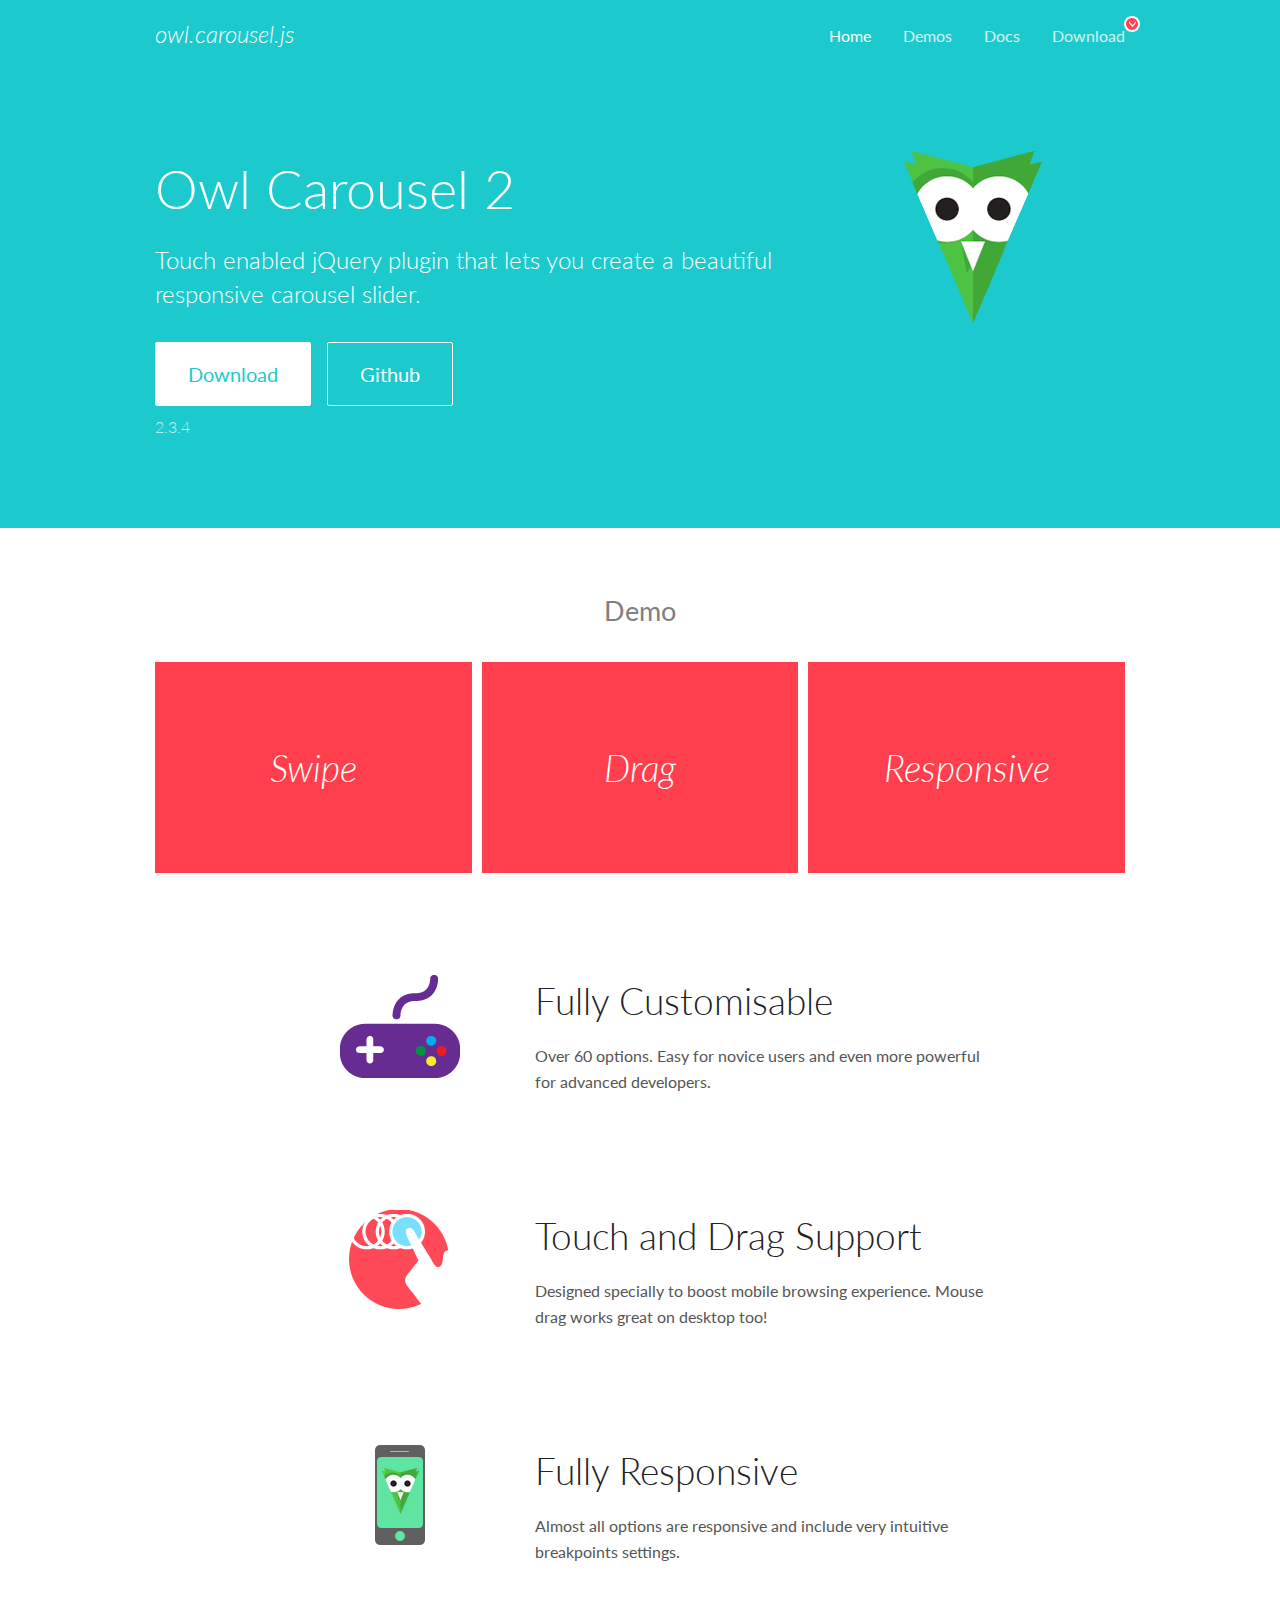
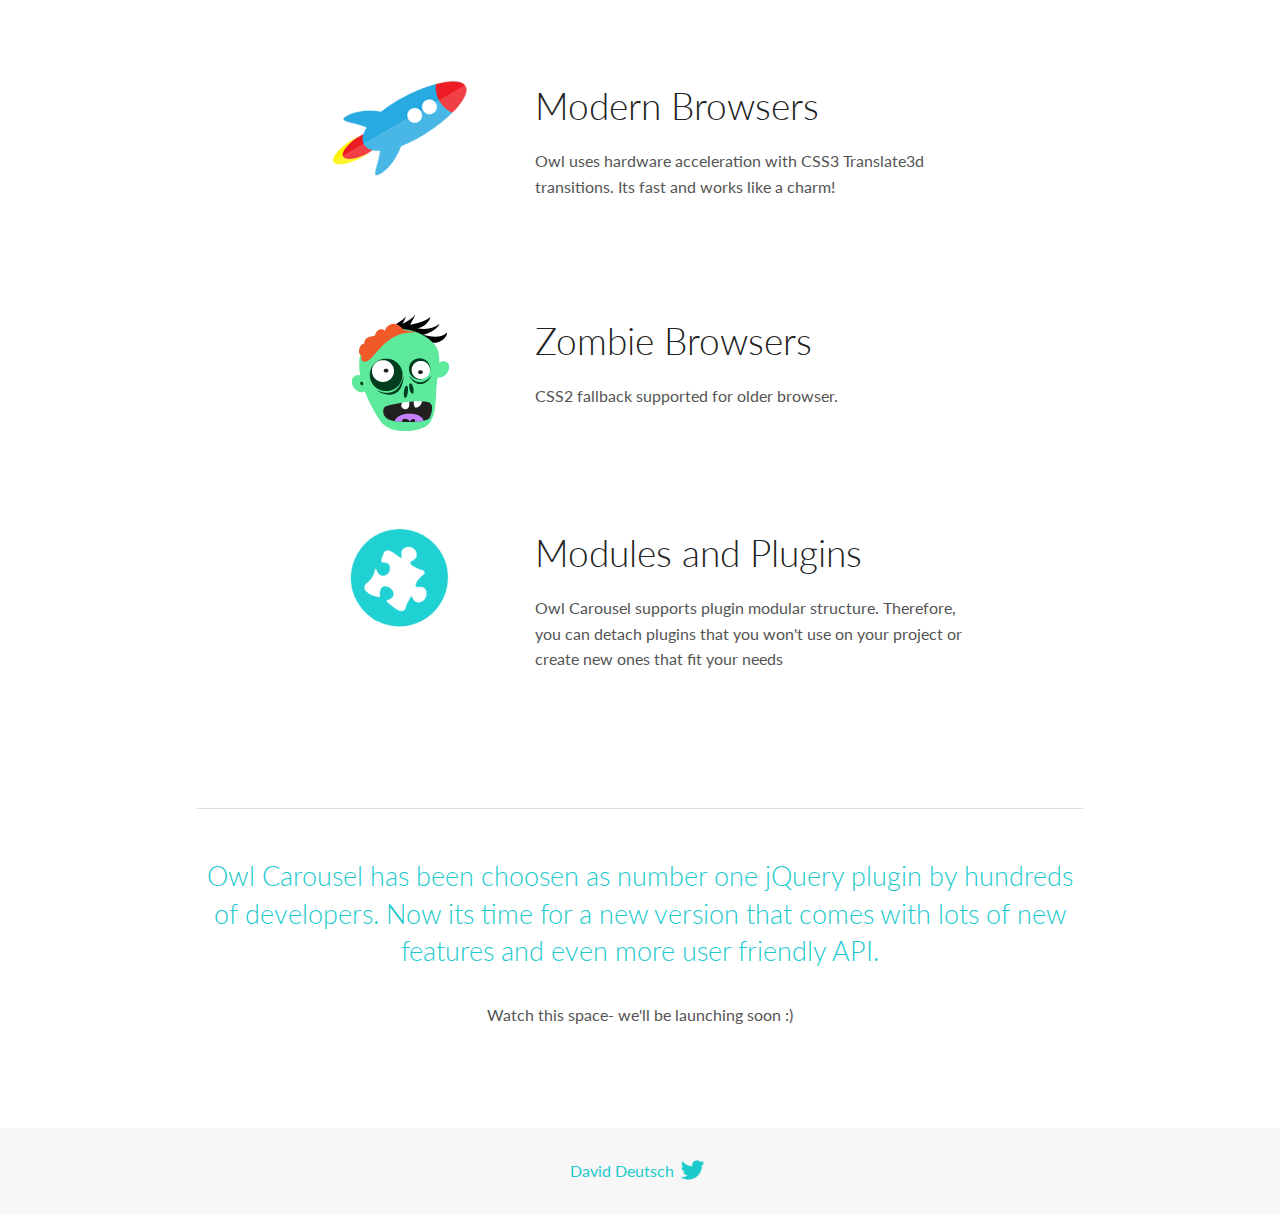
<file: lib/owlcarousel/docs/index.html>
<!DOCTYPE html>
<html lang="en">
  <head>

    <!-- head -->
    <meta charset="utf-8">
    <meta name="msapplication-tap-highlight" content="no" />
    <meta name="viewport" content="width=device-width, initial-scale=1.0" />
    <meta name="description" content="Touch enabled jQuery plugin that lets you create beautiful responsive carousel slider.">
    <meta name="author" content="David Deutsch">
    <title>
      Home | Owl Carousel | 2.3.4
    </title>

    <!-- Stylesheets -->
    <link href='https://fonts.googleapis.com/css?family=Lato:300,400,700,400italic,300italic' rel='stylesheet' type='text/css'>
    <link rel="stylesheet" href="assets/css/docs.theme.min.css">

    <!-- Owl Stylesheets -->
    <link rel="stylesheet" href="assets/owlcarousel/assets/owl.carousel.min.css">
    <link rel="stylesheet" href="assets/owlcarousel/assets/owl.theme.default.min.css">

    <!-- HTML5 shim and Respond.js IE8 support of HTML5 elements and media queries -->

    <!--[if lt IE 9]>
      <script src="https://oss.maxcdn.com/libs/html5shiv/3.7.0/html5shiv.js"></script>
      <script src="https://oss.maxcdn.com/libs/respond.js/1.3.0/respond.min.js"></script>
    <![endif]-->

    <!-- Favicons -->
    <link rel="apple-touch-icon-precomposed" sizes="144x144" href="assets/ico/apple-touch-icon-144-precomposed.png">
    <link rel="shortcut icon" href="assets/ico/favicon.png">
    <link rel="shortcut icon" href="favicon.ico">

    <!-- Yeah i know js should not be in header. Its required for demos.-->

    <!-- javascript -->
    <script src="assets/vendors/jquery.min.js"></script>
    <script src="assets/owlcarousel/owl.carousel.js"></script>
  </head>
  <body>

    <!-- header -->
    <header class="header">
      <div class="row">
        <div class="large-12 columns">
          <div class="brand left">
            <h3>
              <a href="/OwlCarousel2/">owl.carousel.js</a> 
            </h3>
          </div>
          <a id="toggle-nav" class="right">
            <span></span> <span></span> <span></span> 
          </a> 
          <div class="nav-bar">
            <ul class="clearfix">
              <li class="active">
                <a href="/OwlCarousel2/index.html">Home</a> 
              </li>
              <li> <a href="/OwlCarousel2/demos/demos.html">Demos</a>  </li>
              <li> <a href="/OwlCarousel2/docs/started-welcome.html">Docs</a>  </li>
              <li>
                <a href="https://github.com/OwlCarousel2/OwlCarousel2/archive/2.3.4.zip">Download</a> 
                <span class="download"></span> 
              </li>
            </ul>
          </div>
        </div>
      </div>
    </header>

    <!-- home panel -->
    <section id="hero">
      <div class="row">
        <div class="large-8 medium-8 columns">
          <h1>Owl Carousel 2</h1>
          <h4>Touch enabled jQuery plugin that lets you create a beautiful responsive carousel slider.</h4>
          <a href="https://github.com/OwlCarousel2/OwlCarousel2/archive/2.3.4.zip" class="hero-button">Download</a> 
          <a href="https://github.com/OwlCarousel2/OwlCarousel2" class="hero-button outline">Github</a> 
          <p>2.3.4</p>
        </div>
        <div class="large-4 medium-4 columns">
          <img class="owl-logo" src="assets/img/owl-logo.png" alt="mr. Owl">
        </div>
      </div>
    </section>

    <!-- body -->
    <div class="home-demo">
      <div class="row">
        <div class="large-12 columns">
          <h3>Demo</h3>
          <div class="owl-carousel">
            <div class="item">
              <h2>Swipe</h2>
            </div>
            <div class="item">
              <h2>Drag</h2>
            </div>
            <div class="item">
              <h2>Responsive</h2>
            </div>
            <div class="item">
              <h2>CSS3</h2>
            </div>
            <div class="item">
              <h2>Fast</h2>
            </div>
            <div class="item">
              <h2>Easy</h2>
            </div>
            <div class="item">
              <h2>Free</h2>
            </div>
            <div class="item">
              <h2>Upgradable</h2>
            </div>
            <div class="item">
              <h2>Tons of options</h2>
            </div>
            <div class="item">
              <h2>Infinity</h2>
            </div>
            <div class="item">
              <h2>Auto Width</h2>
            </div>
          </div>
        </div>
      </div>
    </div>
    <script>
      var owl = $('.owl-carousel');
      owl.owlCarousel({
        margin: 10,
        loop: true,
        responsive: {
          0: {
            items: 1
          },
          600: {
            items: 2
          },
          1000: {
            items: 3
          }
        }
      })
    </script>

    <!-- features -->
    <div id="features">
      <div class="row">
        <div class="small-12 medium-9 small-centered columns">
          <section class="row feature">
            <div class="medium-4 small-12 columns">
              <img src="assets/img/feature-options.png" alt="">
            </div>
            <div class="medium-8 small-12 columns">
              <h2>Fully Customisable</h2>
              <p>Over 60 options. Easy for novice users and even more powerful for advanced developers.</p>
            </div>
          </section>
          <section class="row feature">
            <div class="medium-4 small-12 columns">
              <img src="assets/img/feature-drag.png" alt="">
            </div>
            <div class="medium-8 small-12 columns">
              <h2>Touch and Drag Support</h2>
              <p>Designed specially to boost mobile browsing experience. Mouse drag works great on desktop too!</p>
            </div>
          </section>
          <section class="row feature">
            <div class="medium-4 small-12 columns">
              <img src="assets/img/feature-responsive.png" alt="">
            </div>
            <div class="medium-8 small-12 columns">
              <h2>Fully Responsive</h2>
              <p>Almost all options are responsive and include very intuitive breakpoints settings.</p>
            </div>
          </section>
          <section class="row feature">
            <div class="medium-4 small-12 columns">
              <img src="assets/img/feature-modern.png" alt="">
            </div>
            <div class="medium-8 small-12 columns">
              <h2>Modern Browsers</h2>
              <p>Owl uses hardware acceleration with CSS3 Translate3d transitions. Its fast and works like a charm! </p>
            </div>
          </section>
          <section class="row feature">
            <div class="medium-4 small-12 columns">
              <img src="assets/img/feature-zombie.png" alt="">
            </div>
            <div class="medium-8 small-12 columns">
              <h2>Zombie Browsers</h2>
              <p>CSS2 fallback supported for older browser.</p>
            </div>
          </section>
          <section class="row feature">
            <div class="medium-4 small-12 columns">
              <img src="assets/img/feature-module.png" alt="">
            </div>
            <div class="medium-8 small-12 columns">
              <h2>Modules and Plugins</h2>
              <p>Owl Carousel supports plugin modular structure. Therefore, you can detach plugins that you won&#x27;t use on your project or create new ones that fit your needs</p>
            </div>
          </section>
        </div>
      </div>
    </div>

    <!-- footer -->
    <section id="teaser-text">
      <div class="row">
        <div class="small-12 medium-11 small-centered columns">
          <hr>
          <h3 id="owl-carousel-has-been-choosen-as-number-one-jquery-plugin-by-hundreds-of-developers-now-its-time-for-a-new-version-that-comes-with-lots-of-new-features-and-even-more-user-friendly-api-">Owl Carousel has been choosen as number one jQuery plugin by hundreds of developers. Now its time for a new version that comes with lots of new features and even more user friendly API.</h3>
          <p>Watch this space- we&#39;ll be launching soon :)</p>
        </div>
      </div>
    </section>

    <!-- footer -->
    <footer class="footer">
      <div class="row">
        <div class="large-12 columns">
          <h5>
            <a href="/OwlCarousel2/docs/support-contact.html">David Deutsch</a> 
            <a id="custom-tweet-button" href="https://twitter.com/share?url=https://github.com/OwlCarousel2/OwlCarousel2&text=Owl Carousel - This is so awesome! " target="_blank"></a> 
          </h5>
        </div>
      </div>
    </footer>

    <!-- vendors -->
    <script src="assets/vendors/highlight.js"></script>
    <script src="assets/js/app.js"></script>
  </body>
</html>
</file>
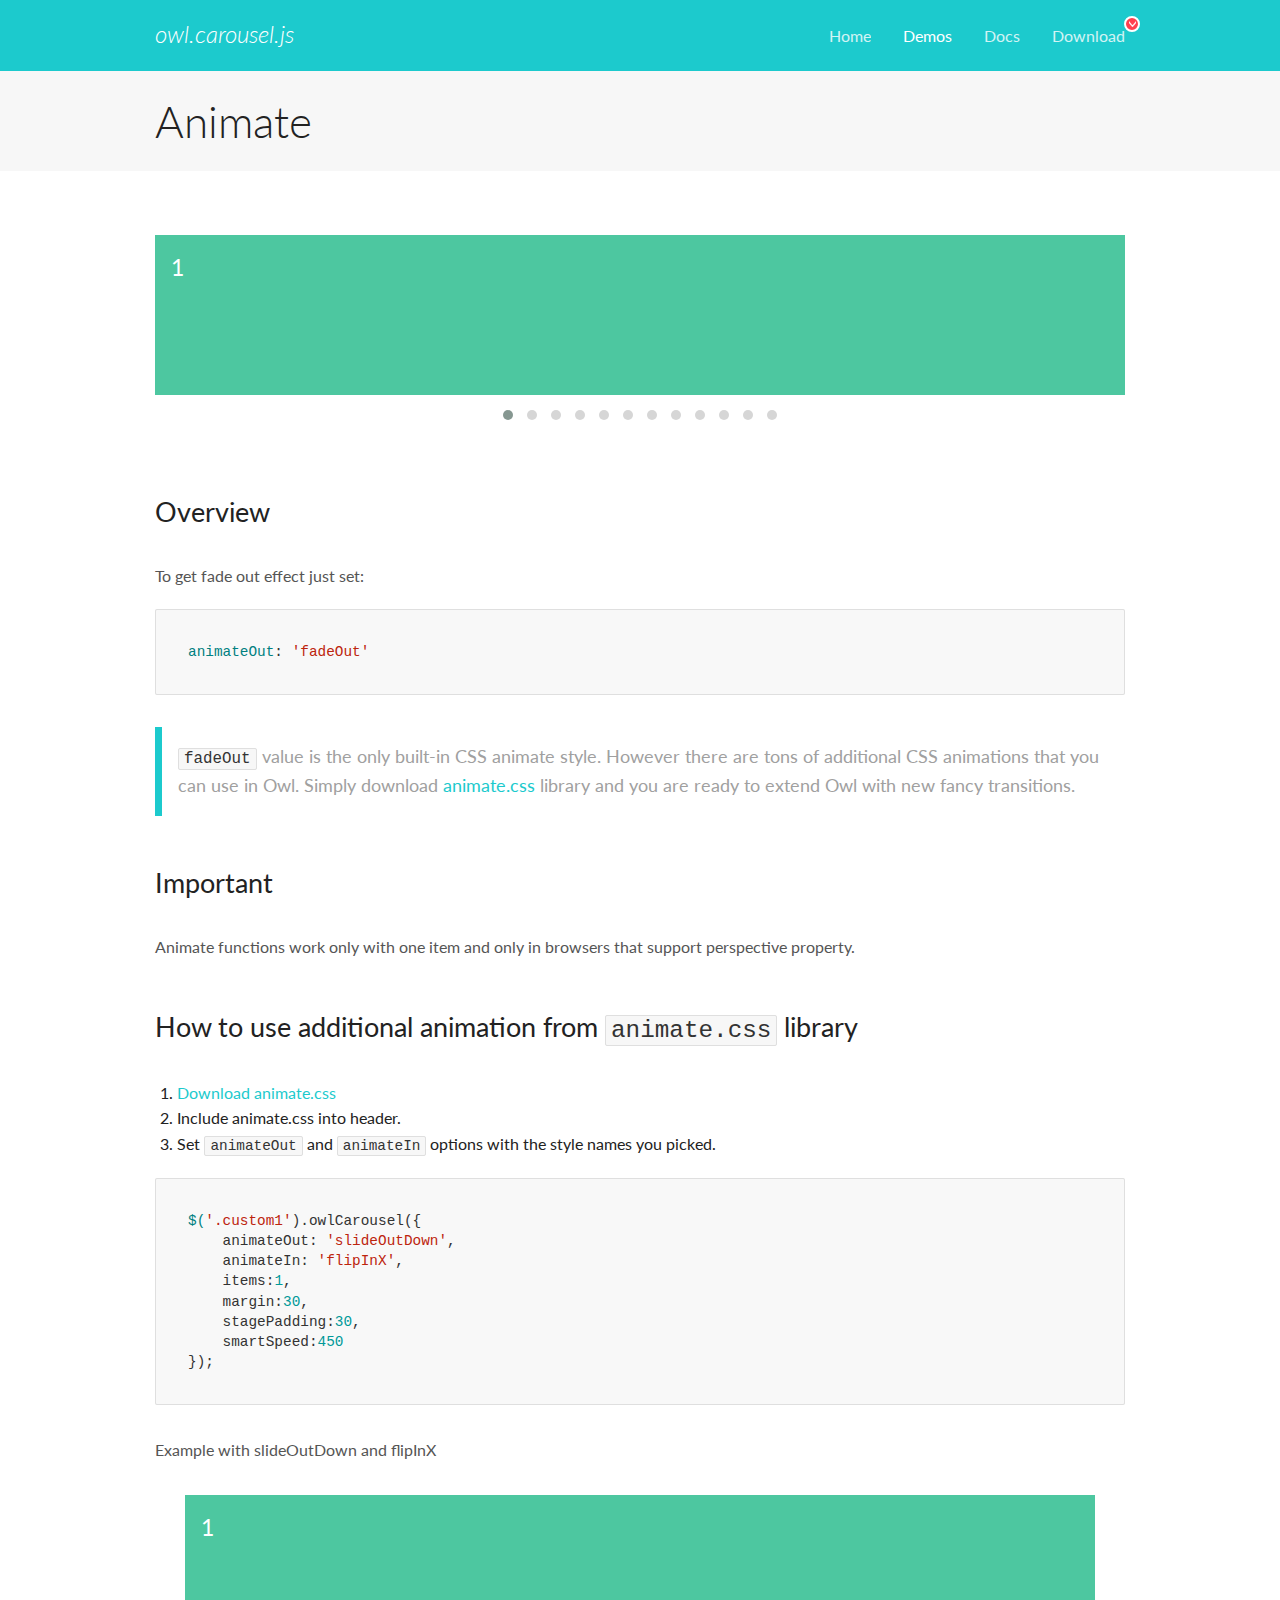
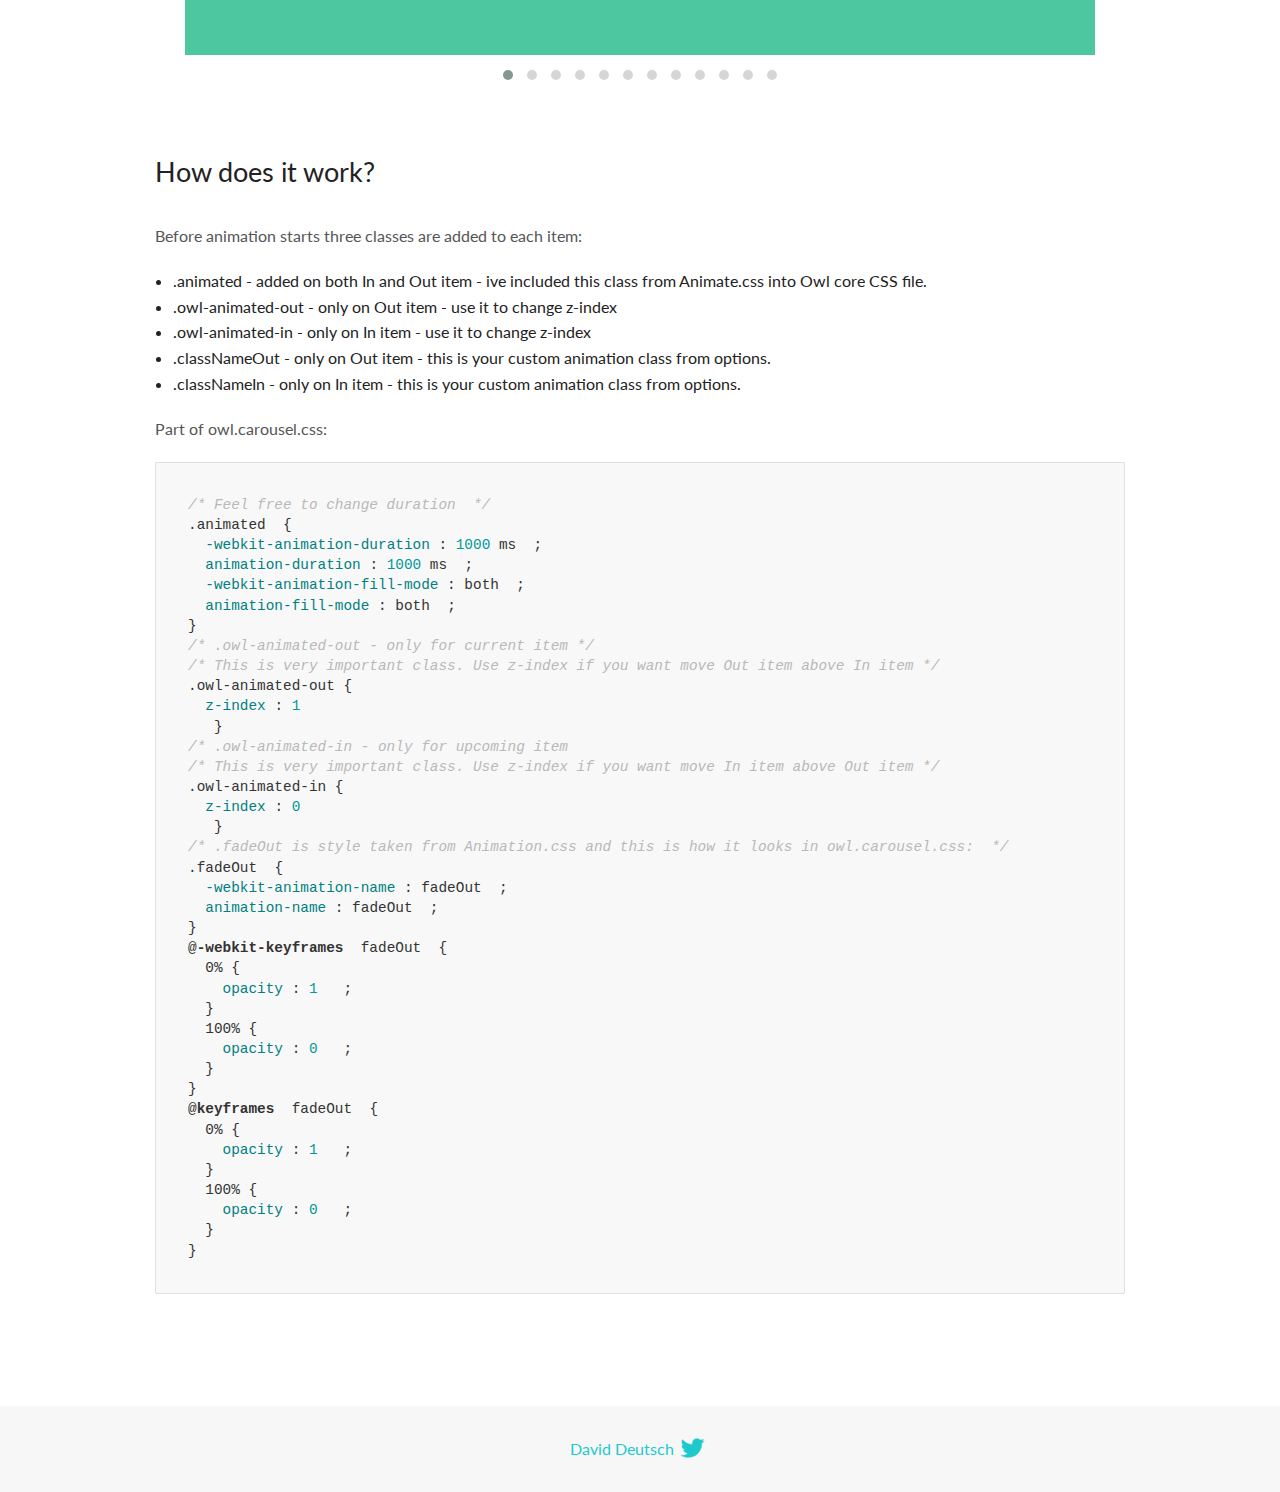
<file: lib/owlcarousel/docs/demos/animate.html>
<!DOCTYPE html>
<html lang="en">
  <head>

    <!-- head -->
    <meta charset="utf-8">
    <meta name="msapplication-tap-highlight" content="no" />
    <meta name="viewport" content="width=device-width, initial-scale=1.0" />
    <meta name="description" content="Animate carousel">
    <meta name="author" content="David Deutsch">
    <title>
      Animate Demo | Owl Carousel | 2.3.4
    </title>

    <!-- Stylesheets -->
    <link href='https://fonts.googleapis.com/css?family=Lato:300,400,700,400italic,300italic' rel='stylesheet' type='text/css'>
    <link rel="stylesheet" href="../assets/css/docs.theme.min.css">

    <!-- Owl Stylesheets -->
    <link rel="stylesheet" href="../assets/owlcarousel/assets/owl.carousel.min.css">
    <link rel="stylesheet" href="../assets/owlcarousel/assets/owl.theme.default.min.css">

    <!-- HTML5 shim and Respond.js IE8 support of HTML5 elements and media queries -->

    <!--[if lt IE 9]>
      <script src="https://oss.maxcdn.com/libs/html5shiv/3.7.0/html5shiv.js"></script>
      <script src="https://oss.maxcdn.com/libs/respond.js/1.3.0/respond.min.js"></script>
    <![endif]-->

    <!-- Favicons -->
    <link rel="apple-touch-icon-precomposed" sizes="144x144" href="../assets/ico/apple-touch-icon-144-precomposed.png">
    <link rel="shortcut icon" href="../assets/ico/favicon.png">
    <link rel="shortcut icon" href="favicon.ico">

    <!-- Yeah i know js should not be in header. Its required for demos.-->

    <!-- javascript -->
    <script src="../assets/vendors/jquery.min.js"></script>
    <script src="../assets/owlcarousel/owl.carousel.js"></script>
  </head>
  <body>

    <!-- header -->
    <header class="header">
      <div class="row">
        <div class="large-12 columns">
          <div class="brand left">
            <h3>
              <a href="/OwlCarousel2/">owl.carousel.js</a> 
            </h3>
          </div>
          <a id="toggle-nav" class="right">
            <span></span> <span></span> <span></span> 
          </a> 
          <div class="nav-bar">
            <ul class="clearfix">
              <li> <a href="/OwlCarousel2/index.html">Home</a>  </li>
              <li class="active">
                <a href="/OwlCarousel2/demos/demos.html">Demos</a> 
              </li>
              <li> <a href="/OwlCarousel2/docs/started-welcome.html">Docs</a>  </li>
              <li>
                <a href="https://github.com/OwlCarousel2/OwlCarousel2/archive/2.3.4.zip">Download</a> 
                <span class="download"></span> 
              </li>
            </ul>
          </div>
        </div>
      </div>
    </header>

    <!-- title -->
    <section class="title">
      <div class="row">
        <div class="large-12 columns">
          <h1>Animate</h1>
        </div>
      </div>
    </section>

    <!--  Demos -->
    <section id="demos">
      <div class="row">
        <div class="large-12 columns">
          <div class="fadeOut owl-carousel owl-theme">
            <div class="item">
              <h4>1</h4>
            </div>
            <div class="item">
              <h4>2</h4>
            </div>
            <div class="item">
              <h4>3</h4>
            </div>
            <div class="item">
              <h4>4</h4>
            </div>
            <div class="item">
              <h4>5</h4>
            </div>
            <div class="item">
              <h4>6</h4>
            </div>
            <div class="item">
              <h4>7</h4>
            </div>
            <div class="item">
              <h4>8</h4>
            </div>
            <div class="item">
              <h4>9</h4>
            </div>
            <div class="item">
              <h4>10</h4>
            </div>
            <div class="item">
              <h4>11</h4>
            </div>
            <div class="item">
              <h4>12</h4>
            </div>
          </div>
          <h3 id="overview">Overview</h3>
          <p>To get fade out effect just set:</p>
          <pre><code>animateOut: &#39;fadeOut&#39;</code></pre>
          <blockquote>
            <p><code>fadeOut</code> value is the only built-in CSS animate style. However there are tons of additional CSS animations that you can use in Owl. Simply download
              <a href="https://daneden.github.io/animate.css/">animate.css</a>  library and you are ready to extend Owl with new fancy transitions.</p>
          </blockquote>
          <h3 id="important">Important</h3>
          <p>Animate functions work only with one item and only in browsers that support perspective property.</p>
          <h3 id="how-to-use-additional-animation-from-animate-css-library">How to use additional animation from <code>animate.css</code> library</h3>
          <ol>
            <li> <a href="https://daneden.github.io/animate.css/">Download animate.css</a>  </li>
            <li>Include animate.css into header.</li>
            <li>Set <code>animateOut</code> and <code>animateIn</code> options with the style names you picked.</li>
          </ol>
          <pre><code>$(&#39;.custom1&#39;).owlCarousel({
    animateOut: &#39;slideOutDown&#39;,
    animateIn: &#39;flipInX&#39;,
    items:1,
    margin:30,
    stagePadding:30,
    smartSpeed:450
});</code></pre>
          <p>Example with slideOutDown and flipInX</p>
          <div class="custom1 owl-carousel owl-theme">
            <div class="item">
              <h4>1</h4>
            </div>
            <div class="item">
              <h4>2</h4>
            </div>
            <div class="item">
              <h4>3</h4>
            </div>
            <div class="item">
              <h4>4</h4>
            </div>
            <div class="item">
              <h4>5</h4>
            </div>
            <div class="item">
              <h4>6</h4>
            </div>
            <div class="item">
              <h4>7</h4>
            </div>
            <div class="item">
              <h4>8</h4>
            </div>
            <div class="item">
              <h4>9</h4>
            </div>
            <div class="item">
              <h4>10</h4>
            </div>
            <div class="item">
              <h4>11</h4>
            </div>
            <div class="item">
              <h4>12</h4>
            </div>
          </div>
          <h3 id="how-does-it-work-">How does it work?</h3>
          <p>Before animation starts three classes are added to each item:</p>
          <ul>
            <li>.animated - added on both In and Out item - ive included this class from Animate.css into Owl core CSS file.</li>
            <li>.owl-animated-out - only on Out item - use it to change z-index</li>
            <li>.owl-animated-in - only on In item - use it to change z-index</li>
            <li>.classNameOut - only on Out item - this is your custom animation class from options.</li>
            <li>.classNameIn - only on In item - this is your custom animation class from options.</li>
          </ul>
          <p>Part of owl.carousel.css:</p>
          <pre><code class="language-css"><span class="comment">/* Feel free to change duration  */</span> 
<span class="class">.animated</span>  <span class="rules">{
  <span class="rule"><span class="attribute">-webkit-animation-duration</span> :<span class="value"> <span class="number">1000</span> ms</span> </span> ;
  <span class="rule"><span class="attribute">animation-duration</span> :<span class="value"> <span class="number">1000</span> ms</span> </span> ;
  <span class="rule"><span class="attribute">-webkit-animation-fill-mode</span> :<span class="value"> both</span> </span> ;
  <span class="rule"><span class="attribute">animation-fill-mode</span> :<span class="value"> both</span> </span> ;
<span class="rule">}</span> </span> 
<span class="comment">/* .owl-animated-out - only for current item */</span> 
<span class="comment">/* This is very important class. Use z-index if you want move Out item above In item */</span> 
<span class="class">.owl-animated-out</span> <span class="rules">{
  <span class="rule"><span class="attribute">z-index</span> :<span class="value"> <span class="number">1</span> 
</span> </span> </span> }
<span class="comment">/* .owl-animated-in - only for upcoming item
/* This is very important class. Use z-index if you want move In item above Out item */</span> 
<span class="class">.owl-animated-in</span> <span class="rules">{
  <span class="rule"><span class="attribute">z-index</span> :<span class="value"> <span class="number">0</span> 
</span> </span> </span> }
<span class="comment">/* .fadeOut is style taken from Animation.css and this is how it looks in owl.carousel.css:  */</span> 
<span class="class">.fadeOut</span>  <span class="rules">{
  <span class="rule"><span class="attribute">-webkit-animation-name</span> :<span class="value"> fadeOut</span> </span> ;
  <span class="rule"><span class="attribute">animation-name</span> :<span class="value"> fadeOut</span> </span> ;
<span class="rule">}</span> </span> 
<span class="at_rule">@<span class="keyword">-webkit-keyframes</span>  fadeOut </span> {
  0% <span class="rules">{
    <span class="rule"><span class="attribute">opacity</span> :<span class="value"> <span class="number">1</span> </span> </span> ;
  <span class="rule">}</span> </span> 
  100% <span class="rules">{
    <span class="rule"><span class="attribute">opacity</span> :<span class="value"> <span class="number">0</span> </span> </span> ;
  <span class="rule">}</span> </span> 
}
<span class="at_rule">@<span class="keyword">keyframes</span>  fadeOut </span> {
  0% <span class="rules">{
    <span class="rule"><span class="attribute">opacity</span> :<span class="value"> <span class="number">1</span> </span> </span> ;
  <span class="rule">}</span> </span> 
  100% <span class="rules">{
    <span class="rule"><span class="attribute">opacity</span> :<span class="value"> <span class="number">0</span> </span> </span> ;
  <span class="rule">}</span> </span> 
}</code></pre>
          <link rel="stylesheet" href="../assets/css/animate.css">
          <script>
            jQuery(document).ready(function($) {
              $('.fadeOut').owlCarousel({
                items: 1,
                animateOut: 'fadeOut',
                loop: true,
                margin: 10,
              });
              $('.custom1').owlCarousel({
                animateOut: 'slideOutDown',
                animateIn: 'flipInX',
                items: 1,
                margin: 30,
                stagePadding: 30,
                smartSpeed: 450
              });
            });
          </script>
        </div>
      </div>
    </section>

    <!-- footer -->
    <footer class="footer">
      <div class="row">
        <div class="large-12 columns">
          <h5>
            <a href="/OwlCarousel2/docs/support-contact.html">David Deutsch</a> 
            <a id="custom-tweet-button" href="https://twitter.com/share?url=https://github.com/OwlCarousel2/OwlCarousel2&text=Owl Carousel - This is so awesome! " target="_blank"></a> 
          </h5>
        </div>
      </div>
    </footer>

    <!-- vendors -->
    <script src="../assets/vendors/highlight.js"></script>
    <script src="../assets/js/app.js"></script>
  </body>
</html>
</file>
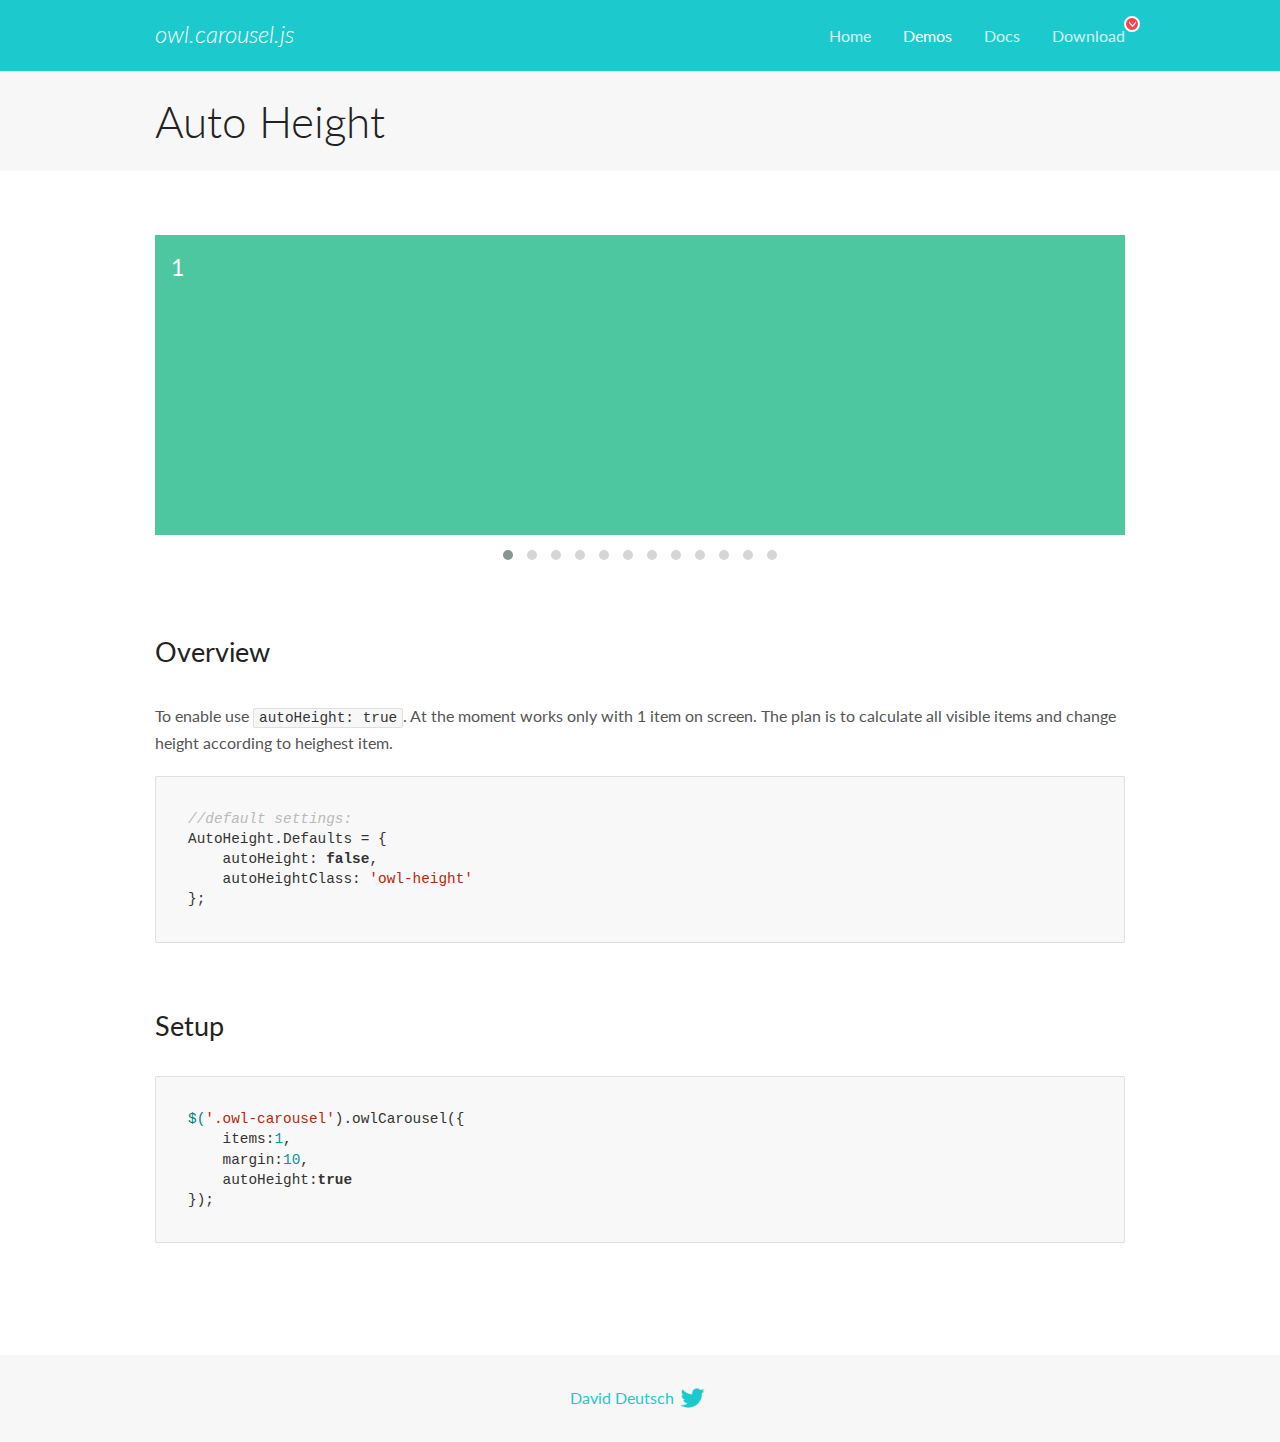
<file: lib/owlcarousel/docs/demos/autoheight.html>
<!DOCTYPE html>
<html lang="en">
  <head>

    <!-- head -->
    <meta charset="utf-8">
    <meta name="msapplication-tap-highlight" content="no" />
    <meta name="viewport" content="width=device-width, initial-scale=1.0" />
    <meta name="description" content="autoHeight usage demo">
    <meta name="author" content="David Deutsch">
    <title>
      Auto Height Demo | Owl Carousel | 2.3.4
    </title>

    <!-- Stylesheets -->
    <link href='https://fonts.googleapis.com/css?family=Lato:300,400,700,400italic,300italic' rel='stylesheet' type='text/css'>
    <link rel="stylesheet" href="../assets/css/docs.theme.min.css">

    <!-- Owl Stylesheets -->
    <link rel="stylesheet" href="../assets/owlcarousel/assets/owl.carousel.min.css">
    <link rel="stylesheet" href="../assets/owlcarousel/assets/owl.theme.default.min.css">

    <!-- HTML5 shim and Respond.js IE8 support of HTML5 elements and media queries -->

    <!--[if lt IE 9]>
      <script src="https://oss.maxcdn.com/libs/html5shiv/3.7.0/html5shiv.js"></script>
      <script src="https://oss.maxcdn.com/libs/respond.js/1.3.0/respond.min.js"></script>
    <![endif]-->

    <!-- Favicons -->
    <link rel="apple-touch-icon-precomposed" sizes="144x144" href="../assets/ico/apple-touch-icon-144-precomposed.png">
    <link rel="shortcut icon" href="../assets/ico/favicon.png">
    <link rel="shortcut icon" href="favicon.ico">

    <!-- Yeah i know js should not be in header. Its required for demos.-->

    <!-- javascript -->
    <script src="../assets/vendors/jquery.min.js"></script>
    <script src="../assets/owlcarousel/owl.carousel.js"></script>
  </head>
  <body>

    <!-- header -->
    <header class="header">
      <div class="row">
        <div class="large-12 columns">
          <div class="brand left">
            <h3>
              <a href="/OwlCarousel2/">owl.carousel.js</a> 
            </h3>
          </div>
          <a id="toggle-nav" class="right">
            <span></span> <span></span> <span></span> 
          </a> 
          <div class="nav-bar">
            <ul class="clearfix">
              <li> <a href="/OwlCarousel2/index.html">Home</a>  </li>
              <li class="active">
                <a href="/OwlCarousel2/demos/demos.html">Demos</a> 
              </li>
              <li> <a href="/OwlCarousel2/docs/started-welcome.html">Docs</a>  </li>
              <li>
                <a href="https://github.com/OwlCarousel2/OwlCarousel2/archive/2.3.4.zip">Download</a> 
                <span class="download"></span> 
              </li>
            </ul>
          </div>
        </div>
      </div>
    </header>

    <!-- title -->
    <section class="title">
      <div class="row">
        <div class="large-12 columns">
          <h1>Auto Height</h1>
        </div>
      </div>
    </section>

    <!--  Demos -->
    <section id="demos">
      <div class="row">
        <div class="large-12 columns">
          <div class="owl-carousel owl-theme">
            <div class="item" style="height:300px">
              <h4>1</h4>
            </div>
            <div class="item" style="height:100px">
              <h4>2</h4>
            </div>
            <div class="item" style="height:500px">
              <h4>3</h4>
            </div>
            <div class="item" style="height:250px">
              <h4>4</h4>
            </div>
            <div class="item" style="height:400px">
              <h4>5</h4>
            </div>
            <div class="item" style="height:500px">
              <h4>6</h4>
            </div>
            <div class="item" style="height:600px">
              <h4>7</h4>
            </div>
            <div class="item" style="height:400px">
              <h4>8</h4>
            </div>
            <div class="item" style="height:300px">
              <h4>9</h4>
            </div>
            <div class="item" style="height:350px">
              <h4>10</h4>
            </div>
            <div class="item" style="height:200px">
              <h4>11</h4>
            </div>
            <div class="item" style="height:150px">
              <h4>12</h4>
            </div>
          </div>
          <h3 id="overview">Overview</h3>
          <p>To enable use <code>autoHeight: true</code>. At the moment works only with 1 item on screen. The plan is to calculate all visible items and change height according to heighest item.</p>
          <pre><code>//default settings:
AutoHeight.Defaults = {
    autoHeight: false,
    autoHeightClass: &#39;owl-height&#39;
};</code></pre>
          <h3 id="setup">Setup</h3>
          <pre><code>$(&#39;.owl-carousel&#39;).owlCarousel({
    items:1,
    margin:10,
    autoHeight:true
});</code></pre>
          <script>
            $(document).ready(function() {
              $('.owl-carousel').owlCarousel({
                items: 1,
                margin: 10,
                autoHeight: true
              });
            })
          </script>
        </div>
      </div>
    </section>

    <!-- footer -->
    <footer class="footer">
      <div class="row">
        <div class="large-12 columns">
          <h5>
            <a href="/OwlCarousel2/docs/support-contact.html">David Deutsch</a> 
            <a id="custom-tweet-button" href="https://twitter.com/share?url=https://github.com/OwlCarousel2/OwlCarousel2&text=Owl Carousel - This is so awesome! " target="_blank"></a> 
          </h5>
        </div>
      </div>
    </footer>

    <!-- vendors -->
    <script src="../assets/vendors/highlight.js"></script>
    <script src="../assets/js/app.js"></script>
  </body>
</html>
</file>
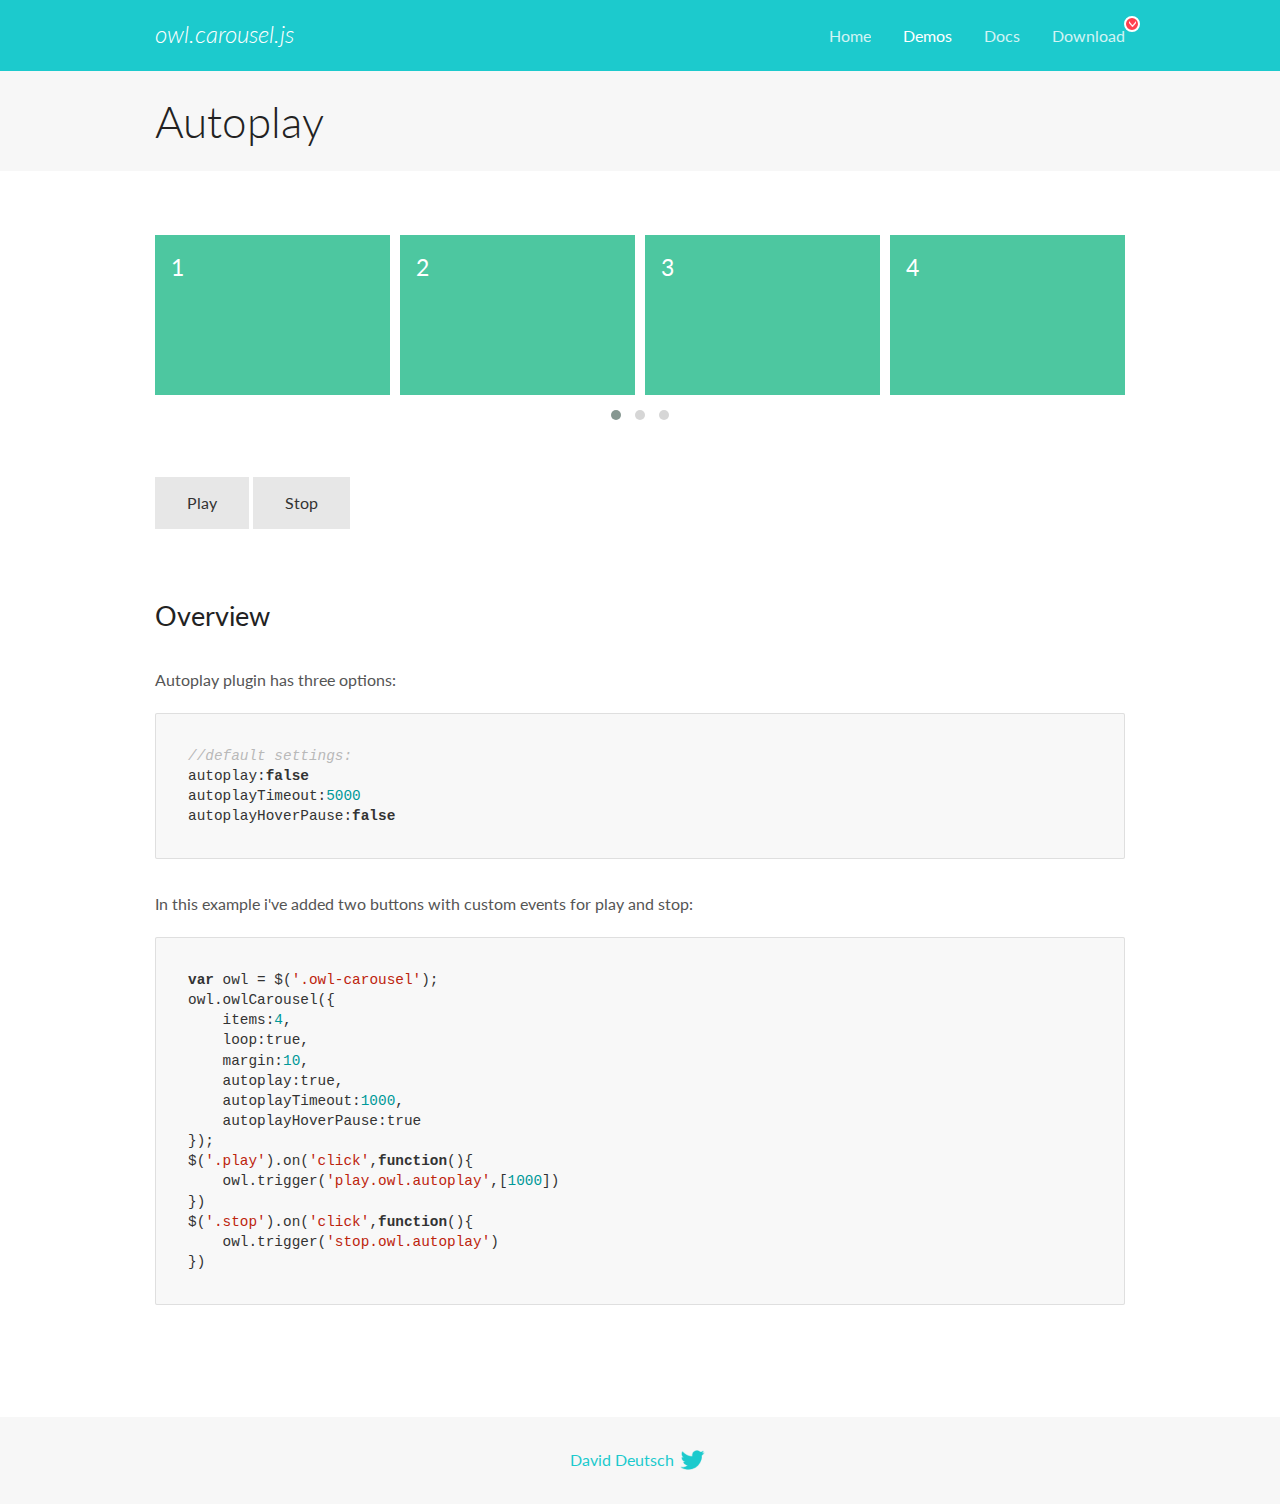
<file: lib/owlcarousel/docs/demos/autoplay.html>
<!DOCTYPE html>
<html lang="en">
  <head>

    <!-- head -->
    <meta charset="utf-8">
    <meta name="msapplication-tap-highlight" content="no" />
    <meta name="viewport" content="width=device-width, initial-scale=1.0" />
    <meta name="description" content="Autoplay usage demo">
    <meta name="author" content="David Deutsch">
    <title>
      Autoplay Demo | Owl Carousel | 2.3.4
    </title>

    <!-- Stylesheets -->
    <link href='https://fonts.googleapis.com/css?family=Lato:300,400,700,400italic,300italic' rel='stylesheet' type='text/css'>
    <link rel="stylesheet" href="../assets/css/docs.theme.min.css">

    <!-- Owl Stylesheets -->
    <link rel="stylesheet" href="../assets/owlcarousel/assets/owl.carousel.min.css">
    <link rel="stylesheet" href="../assets/owlcarousel/assets/owl.theme.default.min.css">

    <!-- HTML5 shim and Respond.js IE8 support of HTML5 elements and media queries -->

    <!--[if lt IE 9]>
      <script src="https://oss.maxcdn.com/libs/html5shiv/3.7.0/html5shiv.js"></script>
      <script src="https://oss.maxcdn.com/libs/respond.js/1.3.0/respond.min.js"></script>
    <![endif]-->

    <!-- Favicons -->
    <link rel="apple-touch-icon-precomposed" sizes="144x144" href="../assets/ico/apple-touch-icon-144-precomposed.png">
    <link rel="shortcut icon" href="../assets/ico/favicon.png">
    <link rel="shortcut icon" href="favicon.ico">

    <!-- Yeah i know js should not be in header. Its required for demos.-->

    <!-- javascript -->
    <script src="../assets/vendors/jquery.min.js"></script>
    <script src="../assets/owlcarousel/owl.carousel.js"></script>
  </head>
  <body>

    <!-- header -->
    <header class="header">
      <div class="row">
        <div class="large-12 columns">
          <div class="brand left">
            <h3>
              <a href="/OwlCarousel2/">owl.carousel.js</a> 
            </h3>
          </div>
          <a id="toggle-nav" class="right">
            <span></span> <span></span> <span></span> 
          </a> 
          <div class="nav-bar">
            <ul class="clearfix">
              <li> <a href="/OwlCarousel2/index.html">Home</a>  </li>
              <li class="active">
                <a href="/OwlCarousel2/demos/demos.html">Demos</a> 
              </li>
              <li> <a href="/OwlCarousel2/docs/started-welcome.html">Docs</a>  </li>
              <li>
                <a href="https://github.com/OwlCarousel2/OwlCarousel2/archive/2.3.4.zip">Download</a> 
                <span class="download"></span> 
              </li>
            </ul>
          </div>
        </div>
      </div>
    </header>

    <!-- title -->
    <section class="title">
      <div class="row">
        <div class="large-12 columns">
          <h1>Autoplay</h1>
        </div>
      </div>
    </section>

    <!--  Demos -->
    <section id="demos">
      <div class="row">
        <div class="large-12 columns">
          <div class="owl-carousel owl-theme">
            <div class="item">
              <h4>1</h4>
            </div>
            <div class="item">
              <h4>2</h4>
            </div>
            <div class="item">
              <h4>3</h4>
            </div>
            <div class="item">
              <h4>4</h4>
            </div>
            <div class="item">
              <h4>5</h4>
            </div>
            <div class="item">
              <h4>6</h4>
            </div>
            <div class="item">
              <h4>7</h4>
            </div>
            <div class="item">
              <h4>8</h4>
            </div>
            <div class="item">
              <h4>9</h4>
            </div>
            <div class="item">
              <h4>10</h4>
            </div>
            <div class="item">
              <h4>11</h4>
            </div>
            <div class="item">
              <h4>12</h4>
            </div>
          </div>
          <a class="button secondary play">Play</a> 
          <a class="button secondary stop">Stop</a> 
          <h3 id="overview">Overview</h3>
          <p>Autoplay plugin has three options:</p>
          <pre><code>//default settings:
autoplay:false
autoplayTimeout:5000
autoplayHoverPause:false</code></pre>
          <p>In this example i&#39;ve added two buttons with custom events for play and stop:</p>
          <pre><code>var owl = $(&#39;.owl-carousel&#39;);
owl.owlCarousel({
    items:4,
    loop:true,
    margin:10,
    autoplay:true,
    autoplayTimeout:1000,
    autoplayHoverPause:true
});
$(&#39;.play&#39;).on(&#39;click&#39;,function(){
    owl.trigger(&#39;play.owl.autoplay&#39;,[1000])
})
$(&#39;.stop&#39;).on(&#39;click&#39;,function(){
    owl.trigger(&#39;stop.owl.autoplay&#39;)
})</code></pre>
          <script>
            $(document).ready(function() {
              var owl = $('.owl-carousel');
              owl.owlCarousel({
                items: 4,
                loop: true,
                margin: 10,
                autoplay: true,
                autoplayTimeout: 1000,
                autoplayHoverPause: true
              });
              $('.play').on('click', function() {
                owl.trigger('play.owl.autoplay', [1000])
              })
              $('.stop').on('click', function() {
                owl.trigger('stop.owl.autoplay')
              })
            })
          </script>
        </div>
      </div>
    </section>

    <!-- footer -->
    <footer class="footer">
      <div class="row">
        <div class="large-12 columns">
          <h5>
            <a href="/OwlCarousel2/docs/support-contact.html">David Deutsch</a> 
            <a id="custom-tweet-button" href="https://twitter.com/share?url=https://github.com/OwlCarousel2/OwlCarousel2&text=Owl Carousel - This is so awesome! " target="_blank"></a> 
          </h5>
        </div>
      </div>
    </footer>

    <!-- vendors -->
    <script src="../assets/vendors/highlight.js"></script>
    <script src="../assets/js/app.js"></script>
  </body>
</html>
</file>
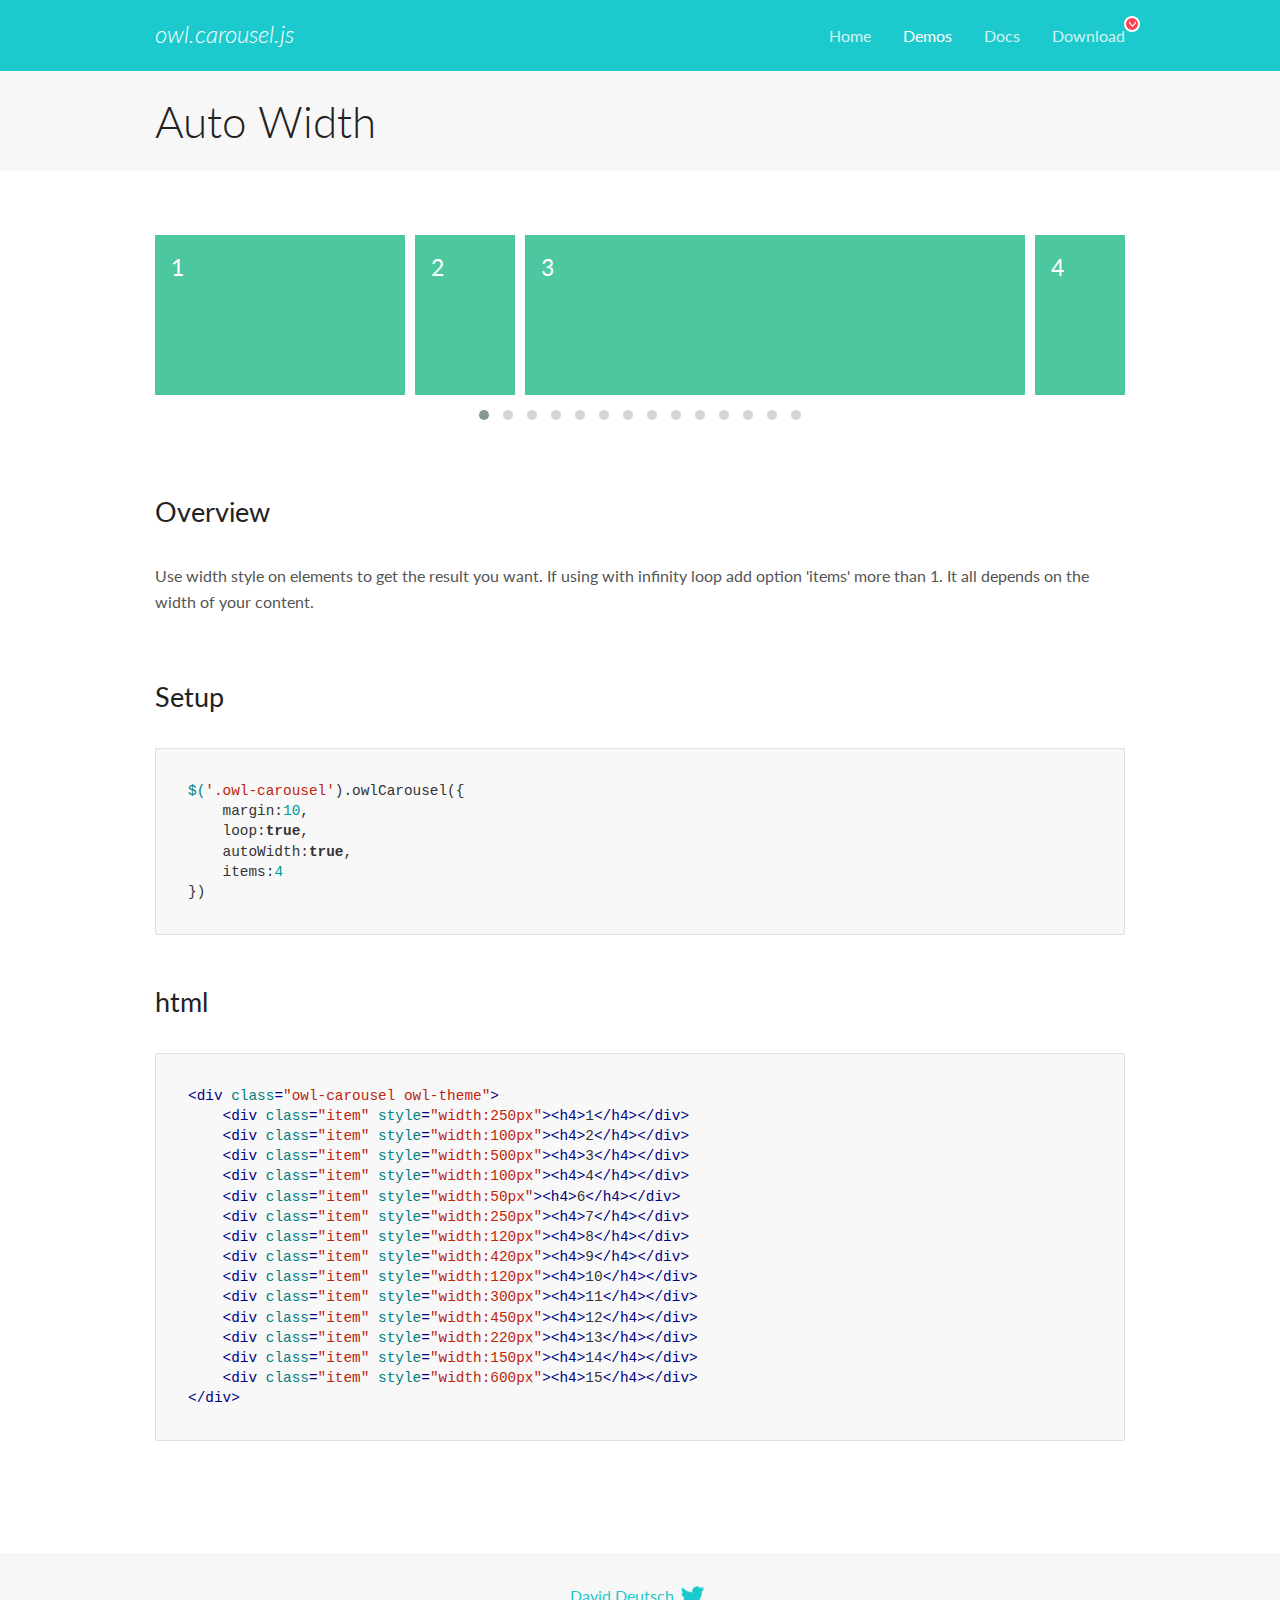
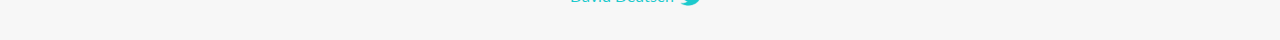
<file: lib/owlcarousel/docs/demos/autowidth.html>
<!DOCTYPE html>
<html lang="en">
  <head>

    <!-- head -->
    <meta charset="utf-8">
    <meta name="msapplication-tap-highlight" content="no" />
    <meta name="viewport" content="width=device-width, initial-scale=1.0" />
    <meta name="description" content="Auto Width">
    <meta name="author" content="David Deutsch">
    <title>
      Auto Width Demo | Owl Carousel | 2.3.4
    </title>

    <!-- Stylesheets -->
    <link href='https://fonts.googleapis.com/css?family=Lato:300,400,700,400italic,300italic' rel='stylesheet' type='text/css'>
    <link rel="stylesheet" href="../assets/css/docs.theme.min.css">

    <!-- Owl Stylesheets -->
    <link rel="stylesheet" href="../assets/owlcarousel/assets/owl.carousel.min.css">
    <link rel="stylesheet" href="../assets/owlcarousel/assets/owl.theme.default.min.css">

    <!-- HTML5 shim and Respond.js IE8 support of HTML5 elements and media queries -->

    <!--[if lt IE 9]>
      <script src="https://oss.maxcdn.com/libs/html5shiv/3.7.0/html5shiv.js"></script>
      <script src="https://oss.maxcdn.com/libs/respond.js/1.3.0/respond.min.js"></script>
    <![endif]-->

    <!-- Favicons -->
    <link rel="apple-touch-icon-precomposed" sizes="144x144" href="../assets/ico/apple-touch-icon-144-precomposed.png">
    <link rel="shortcut icon" href="../assets/ico/favicon.png">
    <link rel="shortcut icon" href="favicon.ico">

    <!-- Yeah i know js should not be in header. Its required for demos.-->

    <!-- javascript -->
    <script src="../assets/vendors/jquery.min.js"></script>
    <script src="../assets/owlcarousel/owl.carousel.js"></script>
  </head>
  <body>

    <!-- header -->
    <header class="header">
      <div class="row">
        <div class="large-12 columns">
          <div class="brand left">
            <h3>
              <a href="/OwlCarousel2/">owl.carousel.js</a> 
            </h3>
          </div>
          <a id="toggle-nav" class="right">
            <span></span> <span></span> <span></span> 
          </a> 
          <div class="nav-bar">
            <ul class="clearfix">
              <li> <a href="/OwlCarousel2/index.html">Home</a>  </li>
              <li class="active">
                <a href="/OwlCarousel2/demos/demos.html">Demos</a> 
              </li>
              <li> <a href="/OwlCarousel2/docs/started-welcome.html">Docs</a>  </li>
              <li>
                <a href="https://github.com/OwlCarousel2/OwlCarousel2/archive/2.3.4.zip">Download</a> 
                <span class="download"></span> 
              </li>
            </ul>
          </div>
        </div>
      </div>
    </header>

    <!-- title -->
    <section class="title">
      <div class="row">
        <div class="large-12 columns">
          <h1>Auto Width</h1>
        </div>
      </div>
    </section>

    <!--  Demos -->
    <section id="demos">
      <div class="row">
        <div class="large-12 columns">
          <div class="owl-carousel owl-theme">
            <div class="item" style="width:250px">
              <h4>1</h4>
            </div>
            <div class="item" style="width:100px">
              <h4>2</h4>
            </div>
            <div class="item" style="width:500px">
              <h4>3</h4>
            </div>
            <div class="item" style="width:100px">
              <h4>4</h4>
            </div>
            <div class="item" style="width:50px">
              <h4>6</h4>
            </div>
            <div class="item" style="width:250px">
              <h4>7</h4>
            </div>
            <div class="item" style="width:120px">
              <h4>8</h4>
            </div>
            <div class="item" style="width:420px">
              <h4>9</h4>
            </div>
            <div class="item" style="width:120px">
              <h4>10</h4>
            </div>
            <div class="item" style="width:300px">
              <h4>11</h4>
            </div>
            <div class="item" style="width:450px">
              <h4>12</h4>
            </div>
            <div class="item" style="width:220px">
              <h4>13</h4>
            </div>
            <div class="item" style="width:150px">
              <h4>14</h4>
            </div>
            <div class="item" style="width:600px">
              <h4>15</h4>
            </div>
          </div>
          <h3 id="overview">Overview</h3>
          <p>Use width style on elements to get the result you want. If using with infinity loop add option &#39;items&#39; more than 1. It all depends on the width of your content.</p>
          <h3 id="setup">Setup</h3>
          <pre><code>$(&#39;.owl-carousel&#39;).owlCarousel({
    margin:10,
    loop:true,
    autoWidth:true,
    items:4
})</code></pre>
          <h3 id="html">html</h3>
          <pre><code>&lt;div class=&quot;owl-carousel owl-theme&quot;&gt;
    &lt;div class=&quot;item&quot; style=&quot;width:250px&quot;&gt;&lt;h4&gt;1&lt;/h4&gt;&lt;/div&gt;
    &lt;div class=&quot;item&quot; style=&quot;width:100px&quot;&gt;&lt;h4&gt;2&lt;/h4&gt;&lt;/div&gt;
    &lt;div class=&quot;item&quot; style=&quot;width:500px&quot;&gt;&lt;h4&gt;3&lt;/h4&gt;&lt;/div&gt;
    &lt;div class=&quot;item&quot; style=&quot;width:100px&quot;&gt;&lt;h4&gt;4&lt;/h4&gt;&lt;/div&gt;
    &lt;div class=&quot;item&quot; style=&quot;width:50px&quot;&gt;&lt;h4&gt;6&lt;/h4&gt;&lt;/div&gt;
    &lt;div class=&quot;item&quot; style=&quot;width:250px&quot;&gt;&lt;h4&gt;7&lt;/h4&gt;&lt;/div&gt;
    &lt;div class=&quot;item&quot; style=&quot;width:120px&quot;&gt;&lt;h4&gt;8&lt;/h4&gt;&lt;/div&gt;
    &lt;div class=&quot;item&quot; style=&quot;width:420px&quot;&gt;&lt;h4&gt;9&lt;/h4&gt;&lt;/div&gt;
    &lt;div class=&quot;item&quot; style=&quot;width:120px&quot;&gt;&lt;h4&gt;10&lt;/h4&gt;&lt;/div&gt;
    &lt;div class=&quot;item&quot; style=&quot;width:300px&quot;&gt;&lt;h4&gt;11&lt;/h4&gt;&lt;/div&gt;
    &lt;div class=&quot;item&quot; style=&quot;width:450px&quot;&gt;&lt;h4&gt;12&lt;/h4&gt;&lt;/div&gt;
    &lt;div class=&quot;item&quot; style=&quot;width:220px&quot;&gt;&lt;h4&gt;13&lt;/h4&gt;&lt;/div&gt;
    &lt;div class=&quot;item&quot; style=&quot;width:150px&quot;&gt;&lt;h4&gt;14&lt;/h4&gt;&lt;/div&gt;
    &lt;div class=&quot;item&quot; style=&quot;width:600px&quot;&gt;&lt;h4&gt;15&lt;/h4&gt;&lt;/div&gt;
&lt;/div&gt;</code></pre>
          <script>
            $(document).ready(function() {
              $('.owl-carousel').owlCarousel({
                margin: 10,
                loop: true,
                autoWidth: true,
                items: 4
              })
            })
          </script>
        </div>
      </div>
    </section>

    <!-- footer -->
    <footer class="footer">
      <div class="row">
        <div class="large-12 columns">
          <h5>
            <a href="/OwlCarousel2/docs/support-contact.html">David Deutsch</a> 
            <a id="custom-tweet-button" href="https://twitter.com/share?url=https://github.com/OwlCarousel2/OwlCarousel2&text=Owl Carousel - This is so awesome! " target="_blank"></a> 
          </h5>
        </div>
      </div>
    </footer>

    <!-- vendors -->
    <script src="../assets/vendors/highlight.js"></script>
    <script src="../assets/js/app.js"></script>
  </body>
</html>
</file>
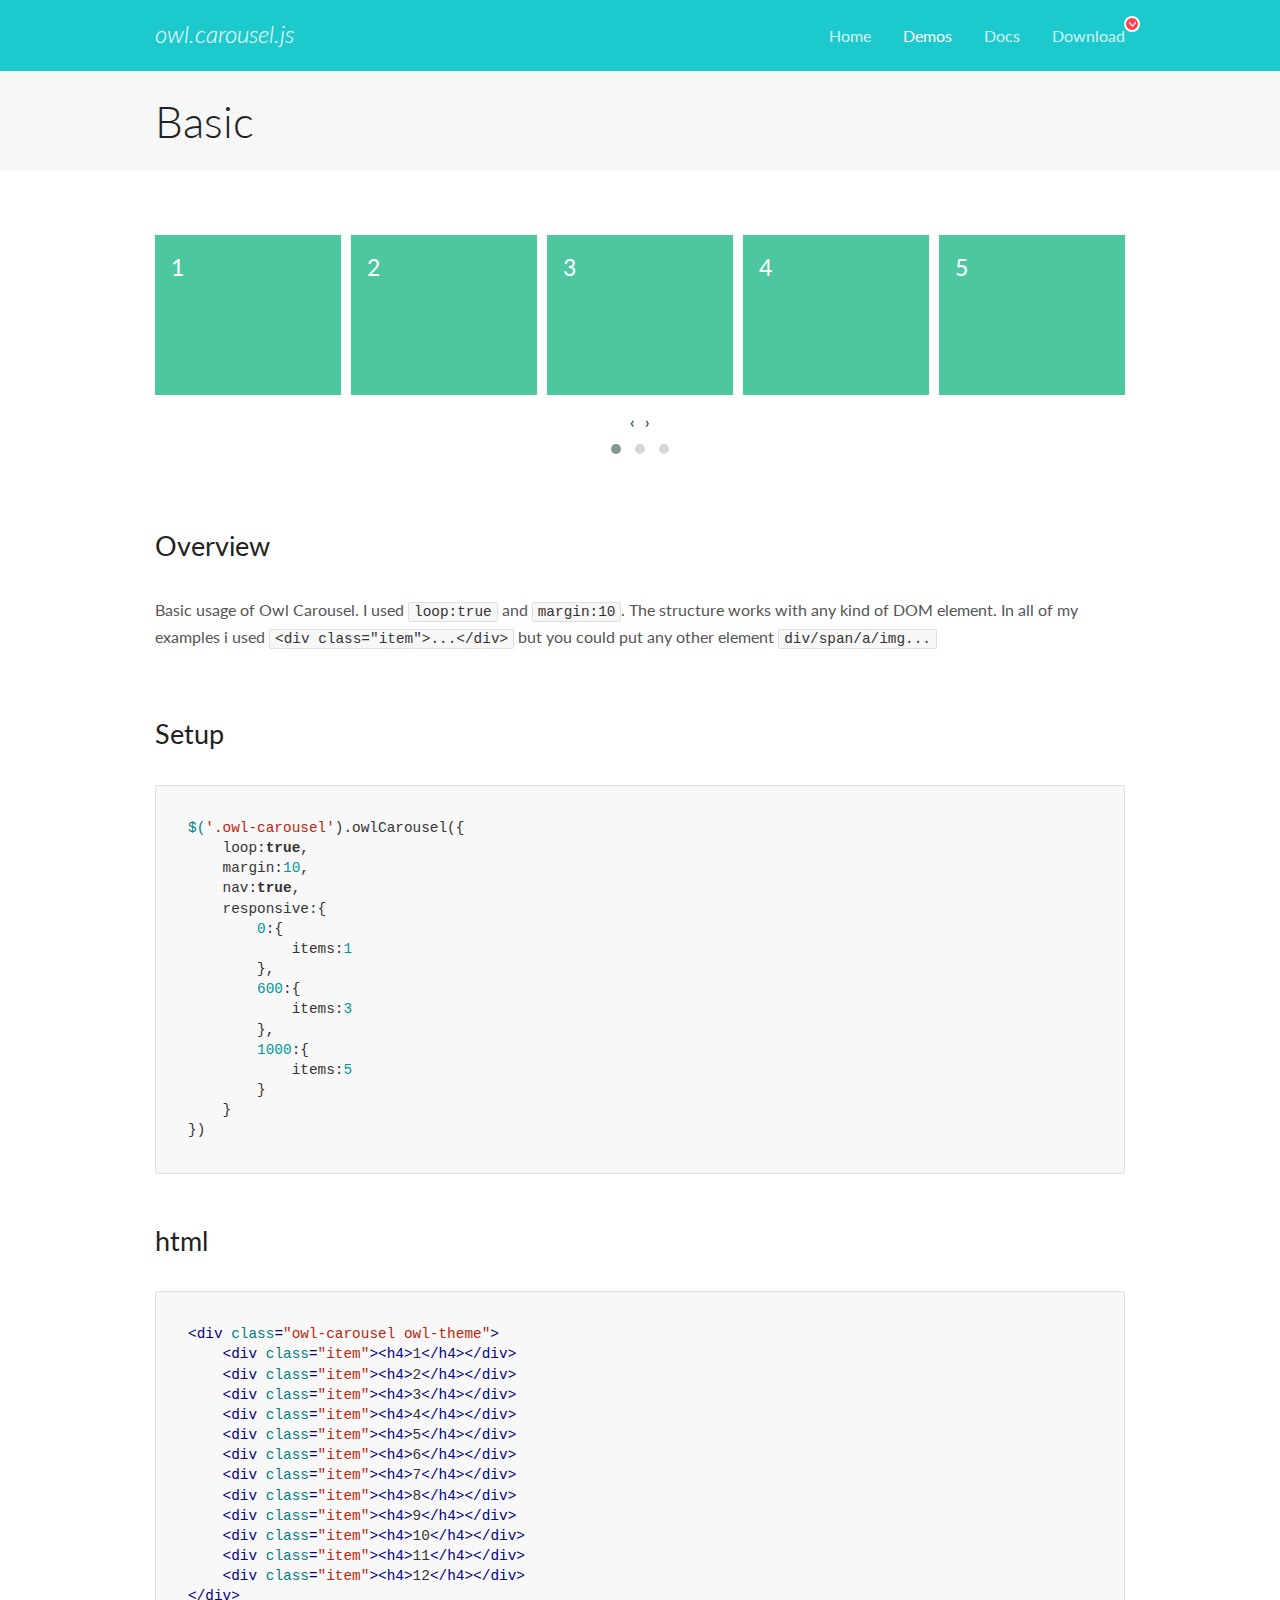
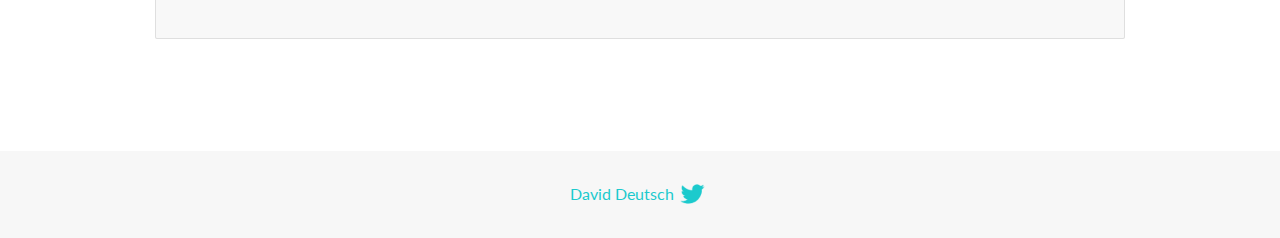
<file: lib/owlcarousel/docs/demos/basic.html>
<!DOCTYPE html>
<html lang="en">
  <head>

    <!-- head -->
    <meta charset="utf-8">
    <meta name="msapplication-tap-highlight" content="no" />
    <meta name="viewport" content="width=device-width, initial-scale=1.0" />
    <meta name="description" content="Basic usage demo">
    <meta name="author" content="David Deutsch">
    <title>
      Basic Demo | Owl Carousel | 2.3.4
    </title>

    <!-- Stylesheets -->
    <link href='https://fonts.googleapis.com/css?family=Lato:300,400,700,400italic,300italic' rel='stylesheet' type='text/css'>
    <link rel="stylesheet" href="../assets/css/docs.theme.min.css">

    <!-- Owl Stylesheets -->
    <link rel="stylesheet" href="../assets/owlcarousel/assets/owl.carousel.min.css">
    <link rel="stylesheet" href="../assets/owlcarousel/assets/owl.theme.default.min.css">

    <!-- HTML5 shim and Respond.js IE8 support of HTML5 elements and media queries -->

    <!--[if lt IE 9]>
      <script src="https://oss.maxcdn.com/libs/html5shiv/3.7.0/html5shiv.js"></script>
      <script src="https://oss.maxcdn.com/libs/respond.js/1.3.0/respond.min.js"></script>
    <![endif]-->

    <!-- Favicons -->
    <link rel="apple-touch-icon-precomposed" sizes="144x144" href="../assets/ico/apple-touch-icon-144-precomposed.png">
    <link rel="shortcut icon" href="../assets/ico/favicon.png">
    <link rel="shortcut icon" href="favicon.ico">

    <!-- Yeah i know js should not be in header. Its required for demos.-->

    <!-- javascript -->
    <script src="../assets/vendors/jquery.min.js"></script>
    <script src="../assets/owlcarousel/owl.carousel.js"></script>
  </head>
  <body>

    <!-- header -->
    <header class="header">
      <div class="row">
        <div class="large-12 columns">
          <div class="brand left">
            <h3>
              <a href="/OwlCarousel2/">owl.carousel.js</a> 
            </h3>
          </div>
          <a id="toggle-nav" class="right">
            <span></span> <span></span> <span></span> 
          </a> 
          <div class="nav-bar">
            <ul class="clearfix">
              <li> <a href="/OwlCarousel2/index.html">Home</a>  </li>
              <li class="active">
                <a href="/OwlCarousel2/demos/demos.html">Demos</a> 
              </li>
              <li> <a href="/OwlCarousel2/docs/started-welcome.html">Docs</a>  </li>
              <li>
                <a href="https://github.com/OwlCarousel2/OwlCarousel2/archive/2.3.4.zip">Download</a> 
                <span class="download"></span> 
              </li>
            </ul>
          </div>
        </div>
      </div>
    </header>

    <!-- title -->
    <section class="title">
      <div class="row">
        <div class="large-12 columns">
          <h1>Basic</h1>
        </div>
      </div>
    </section>

    <!--  Demos -->
    <section id="demos">
      <div class="row">
        <div class="large-12 columns">
          <div class="owl-carousel owl-theme">
            <div class="item">
              <h4>1</h4>
            </div>
            <div class="item">
              <h4>2</h4>
            </div>
            <div class="item">
              <h4>3</h4>
            </div>
            <div class="item">
              <h4>4</h4>
            </div>
            <div class="item">
              <h4>5</h4>
            </div>
            <div class="item">
              <h4>6</h4>
            </div>
            <div class="item">
              <h4>7</h4>
            </div>
            <div class="item">
              <h4>8</h4>
            </div>
            <div class="item">
              <h4>9</h4>
            </div>
            <div class="item">
              <h4>10</h4>
            </div>
            <div class="item">
              <h4>11</h4>
            </div>
            <div class="item">
              <h4>12</h4>
            </div>
          </div>
          <h3 id="overview">Overview</h3>
          <p>Basic usage of Owl Carousel. I used <code>loop:true</code> and <code>margin:10</code>. The structure works with any kind of DOM element. In all of my examples i used <code>&lt;div class=&quot;item&quot;&gt;...&lt;/div&gt;</code> but you could
            put any other element <code>div/span/a/img...</code></p>
          <h3 id="setup">Setup</h3>
          <pre><code>$(&#39;.owl-carousel&#39;).owlCarousel({
    loop:true,
    margin:10,
    nav:true,
    responsive:{
        0:{
            items:1
        },
        600:{
            items:3
        },
        1000:{
            items:5
        }
    }
})</code></pre>
          <h3 id="html">html</h3>
          <pre><code>&lt;div class=&quot;owl-carousel owl-theme&quot;&gt;
    &lt;div class=&quot;item&quot;&gt;&lt;h4&gt;1&lt;/h4&gt;&lt;/div&gt;
    &lt;div class=&quot;item&quot;&gt;&lt;h4&gt;2&lt;/h4&gt;&lt;/div&gt;
    &lt;div class=&quot;item&quot;&gt;&lt;h4&gt;3&lt;/h4&gt;&lt;/div&gt;
    &lt;div class=&quot;item&quot;&gt;&lt;h4&gt;4&lt;/h4&gt;&lt;/div&gt;
    &lt;div class=&quot;item&quot;&gt;&lt;h4&gt;5&lt;/h4&gt;&lt;/div&gt;
    &lt;div class=&quot;item&quot;&gt;&lt;h4&gt;6&lt;/h4&gt;&lt;/div&gt;
    &lt;div class=&quot;item&quot;&gt;&lt;h4&gt;7&lt;/h4&gt;&lt;/div&gt;
    &lt;div class=&quot;item&quot;&gt;&lt;h4&gt;8&lt;/h4&gt;&lt;/div&gt;
    &lt;div class=&quot;item&quot;&gt;&lt;h4&gt;9&lt;/h4&gt;&lt;/div&gt;
    &lt;div class=&quot;item&quot;&gt;&lt;h4&gt;10&lt;/h4&gt;&lt;/div&gt;
    &lt;div class=&quot;item&quot;&gt;&lt;h4&gt;11&lt;/h4&gt;&lt;/div&gt;
    &lt;div class=&quot;item&quot;&gt;&lt;h4&gt;12&lt;/h4&gt;&lt;/div&gt;
&lt;/div&gt;</code></pre>
          <script>
            $(document).ready(function() {
              var owl = $('.owl-carousel');
              owl.owlCarousel({
                margin: 10,
                nav: true,
                loop: true,
                responsive: {
                  0: {
                    items: 1
                  },
                  600: {
                    items: 3
                  },
                  1000: {
                    items: 5
                  }
                }
              })
            })
          </script>
        </div>
      </div>
    </section>

    <!-- footer -->
    <footer class="footer">
      <div class="row">
        <div class="large-12 columns">
          <h5>
            <a href="/OwlCarousel2/docs/support-contact.html">David Deutsch</a> 
            <a id="custom-tweet-button" href="https://twitter.com/share?url=https://github.com/OwlCarousel2/OwlCarousel2&text=Owl Carousel - This is so awesome! " target="_blank"></a> 
          </h5>
        </div>
      </div>
    </footer>

    <!-- vendors -->
    <script src="../assets/vendors/highlight.js"></script>
    <script src="../assets/js/app.js"></script>
  </body>
</html>
</file>
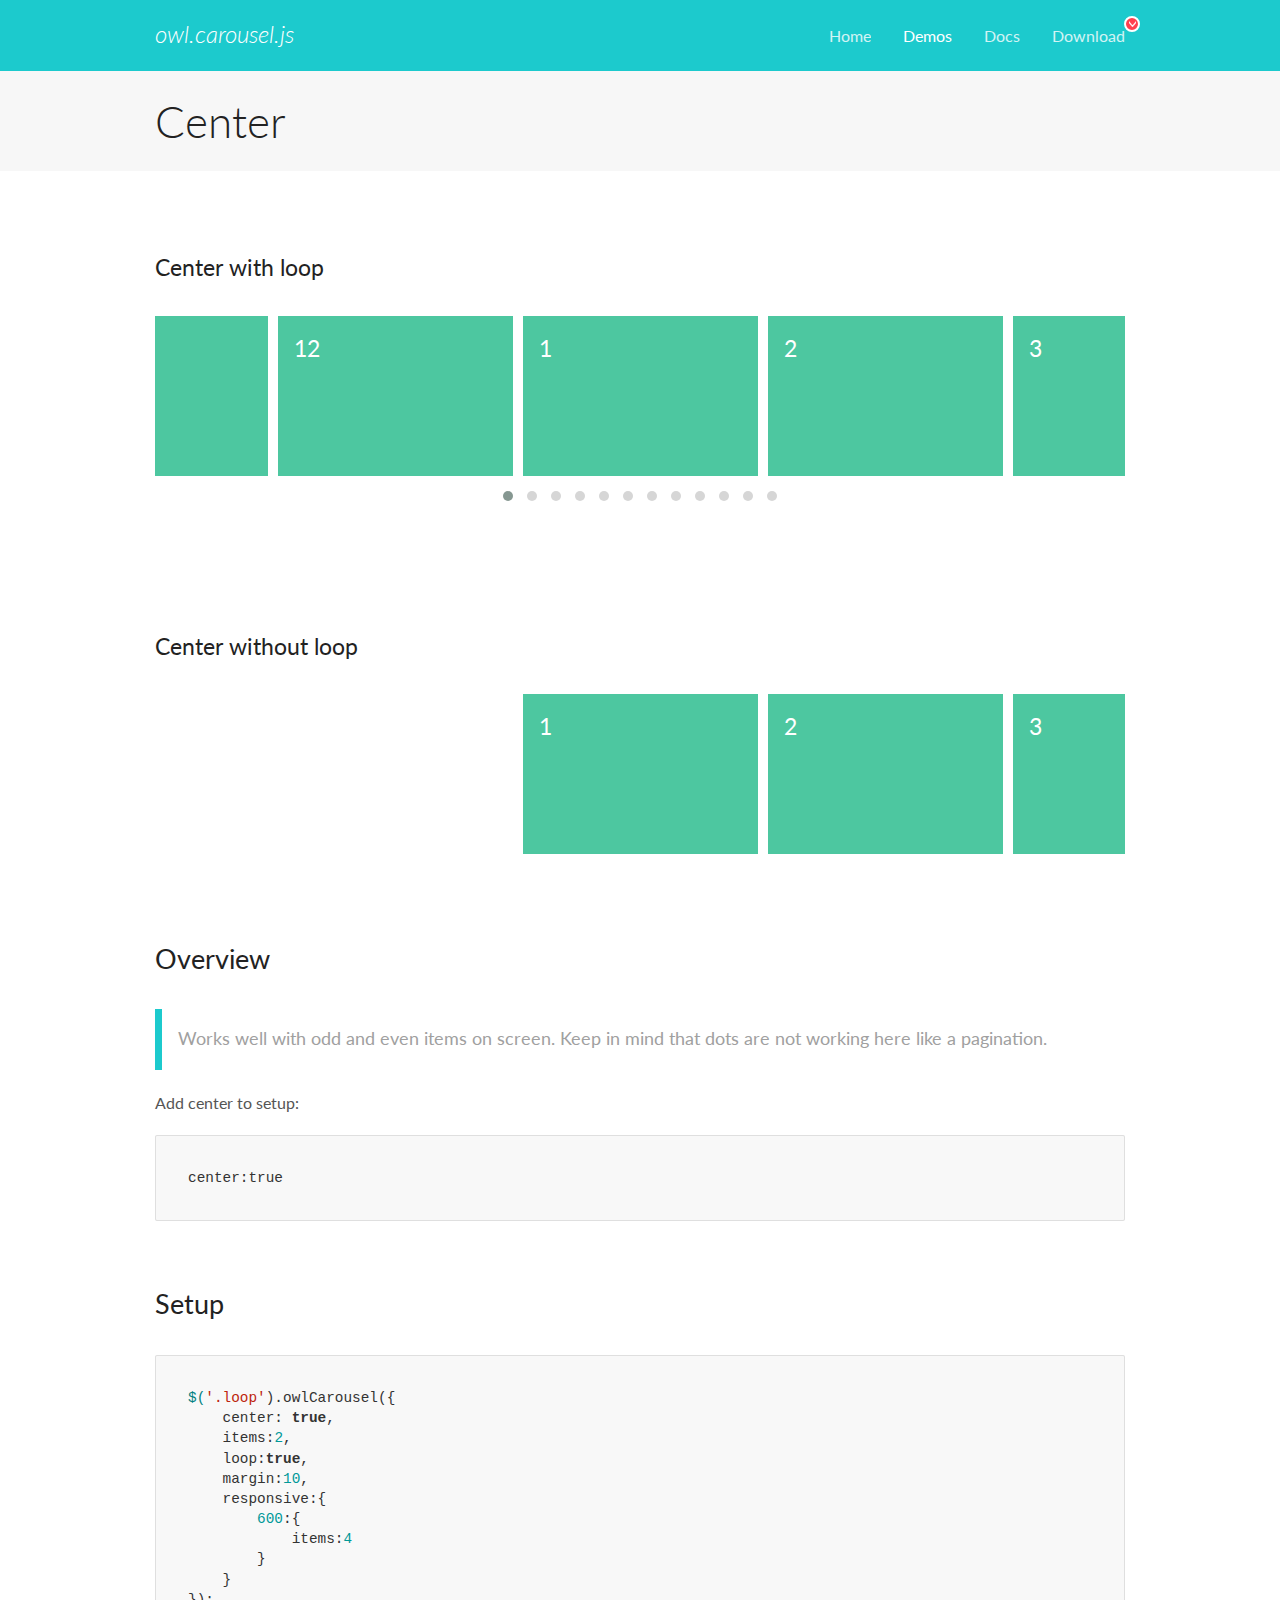
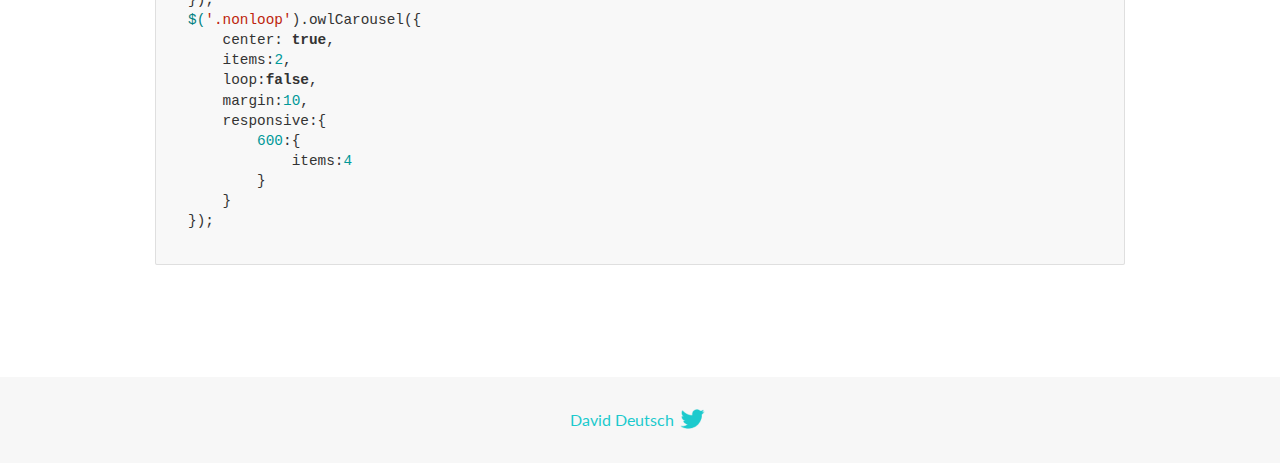
<file: lib/owlcarousel/docs/demos/center.html>
<!DOCTYPE html>
<html lang="en">
  <head>

    <!-- head -->
    <meta charset="utf-8">
    <meta name="msapplication-tap-highlight" content="no" />
    <meta name="viewport" content="width=device-width, initial-scale=1.0" />
    <meta name="description" content="Center carousel">
    <meta name="author" content="David Deutsch">
    <title>
      Center Demo | Owl Carousel | 2.3.4
    </title>

    <!-- Stylesheets -->
    <link href='https://fonts.googleapis.com/css?family=Lato:300,400,700,400italic,300italic' rel='stylesheet' type='text/css'>
    <link rel="stylesheet" href="../assets/css/docs.theme.min.css">

    <!-- Owl Stylesheets -->
    <link rel="stylesheet" href="../assets/owlcarousel/assets/owl.carousel.min.css">
    <link rel="stylesheet" href="../assets/owlcarousel/assets/owl.theme.default.min.css">

    <!-- HTML5 shim and Respond.js IE8 support of HTML5 elements and media queries -->

    <!--[if lt IE 9]>
      <script src="https://oss.maxcdn.com/libs/html5shiv/3.7.0/html5shiv.js"></script>
      <script src="https://oss.maxcdn.com/libs/respond.js/1.3.0/respond.min.js"></script>
    <![endif]-->

    <!-- Favicons -->
    <link rel="apple-touch-icon-precomposed" sizes="144x144" href="../assets/ico/apple-touch-icon-144-precomposed.png">
    <link rel="shortcut icon" href="../assets/ico/favicon.png">
    <link rel="shortcut icon" href="favicon.ico">

    <!-- Yeah i know js should not be in header. Its required for demos.-->

    <!-- javascript -->
    <script src="../assets/vendors/jquery.min.js"></script>
    <script src="../assets/owlcarousel/owl.carousel.js"></script>
  </head>
  <body>

    <!-- header -->
    <header class="header">
      <div class="row">
        <div class="large-12 columns">
          <div class="brand left">
            <h3>
              <a href="/OwlCarousel2/">owl.carousel.js</a> 
            </h3>
          </div>
          <a id="toggle-nav" class="right">
            <span></span> <span></span> <span></span> 
          </a> 
          <div class="nav-bar">
            <ul class="clearfix">
              <li> <a href="/OwlCarousel2/index.html">Home</a>  </li>
              <li class="active">
                <a href="/OwlCarousel2/demos/demos.html">Demos</a> 
              </li>
              <li> <a href="/OwlCarousel2/docs/started-welcome.html">Docs</a>  </li>
              <li>
                <a href="https://github.com/OwlCarousel2/OwlCarousel2/archive/2.3.4.zip">Download</a> 
                <span class="download"></span> 
              </li>
            </ul>
          </div>
        </div>
      </div>
    </header>

    <!-- title -->
    <section class="title">
      <div class="row">
        <div class="large-12 columns">
          <h1>Center</h1>
        </div>
      </div>
    </section>

    <!--  Demos -->
    <section id="demos">
      <div class="row">
        <div class="large-12 columns">
          <h4 id="center-with-loop">Center with loop</h4>
          <div class="loop owl-carousel owl-theme">
            <div class="item">
              <h4>1</h4>
            </div>
            <div class="item">
              <h4>2</h4>
            </div>
            <div class="item">
              <h4>3</h4>
            </div>
            <div class="item">
              <h4>4</h4>
            </div>
            <div class="item">
              <h4>5</h4>
            </div>
            <div class="item">
              <h4>6</h4>
            </div>
            <div class="item">
              <h4>7</h4>
            </div>
            <div class="item">
              <h4>8</h4>
            </div>
            <div class="item">
              <h4>9</h4>
            </div>
            <div class="item">
              <h4>10</h4>
            </div>
            <div class="item">
              <h4>11</h4>
            </div>
            <div class="item">
              <h4>12</h4>
            </div>
          </div>
          <br>
          <h4 id="center-without-loop">Center without loop</h4>
          <div class="nonloop owl-carousel">
            <div class="item">
              <h4>1</h4>
            </div>
            <div class="item">
              <h4>2</h4>
            </div>
            <div class="item">
              <h4>3</h4>
            </div>
            <div class="item">
              <h4>4</h4>
            </div>
            <div class="item">
              <h4>5</h4>
            </div>
            <div class="item">
              <h4>6</h4>
            </div>
            <div class="item">
              <h4>7</h4>
            </div>
            <div class="item">
              <h4>8</h4>
            </div>
            <div class="item">
              <h4>9</h4>
            </div>
            <div class="item">
              <h4>10</h4>
            </div>
            <div class="item">
              <h4>11</h4>
            </div>
            <div class="item">
              <h4>12</h4>
            </div>
          </div>
          <h3 id="overview">Overview</h3>
          <blockquote>
            <p>Works well with odd and even items on screen. Keep in mind that dots are not working here like a pagination.</p>
          </blockquote>
          <p>Add center to setup:</p>
          <pre><code>center:true</code></pre>
          <h3 id="setup">Setup</h3>
          <pre><code>$(&#39;.loop&#39;).owlCarousel({
    center: true,
    items:2,
    loop:true,
    margin:10,
    responsive:{
        600:{
            items:4
        }
    }
});
$(&#39;.nonloop&#39;).owlCarousel({
    center: true,
    items:2,
    loop:false,
    margin:10,
    responsive:{
        600:{
            items:4
        }
    }
});</code></pre>
          <script>
            jQuery(document).ready(function($) {
              $('.loop').owlCarousel({
                center: true,
                items: 2,
                loop: true,
                margin: 10,
                responsive: {
                  600: {
                    items: 4
                  }
                }
              });
              $('.nonloop').owlCarousel({
                center: true,
                items: 2,
                loop: false,
                margin: 10,
                responsive: {
                  600: {
                    items: 4
                  }
                }
              });
            });
          </script>
        </div>
      </div>
    </section>

    <!-- footer -->
    <footer class="footer">
      <div class="row">
        <div class="large-12 columns">
          <h5>
            <a href="/OwlCarousel2/docs/support-contact.html">David Deutsch</a> 
            <a id="custom-tweet-button" href="https://twitter.com/share?url=https://github.com/OwlCarousel2/OwlCarousel2&text=Owl Carousel - This is so awesome! " target="_blank"></a> 
          </h5>
        </div>
      </div>
    </footer>

    <!-- vendors -->
    <script src="../assets/vendors/highlight.js"></script>
    <script src="../assets/js/app.js"></script>
  </body>
</html>
</file>
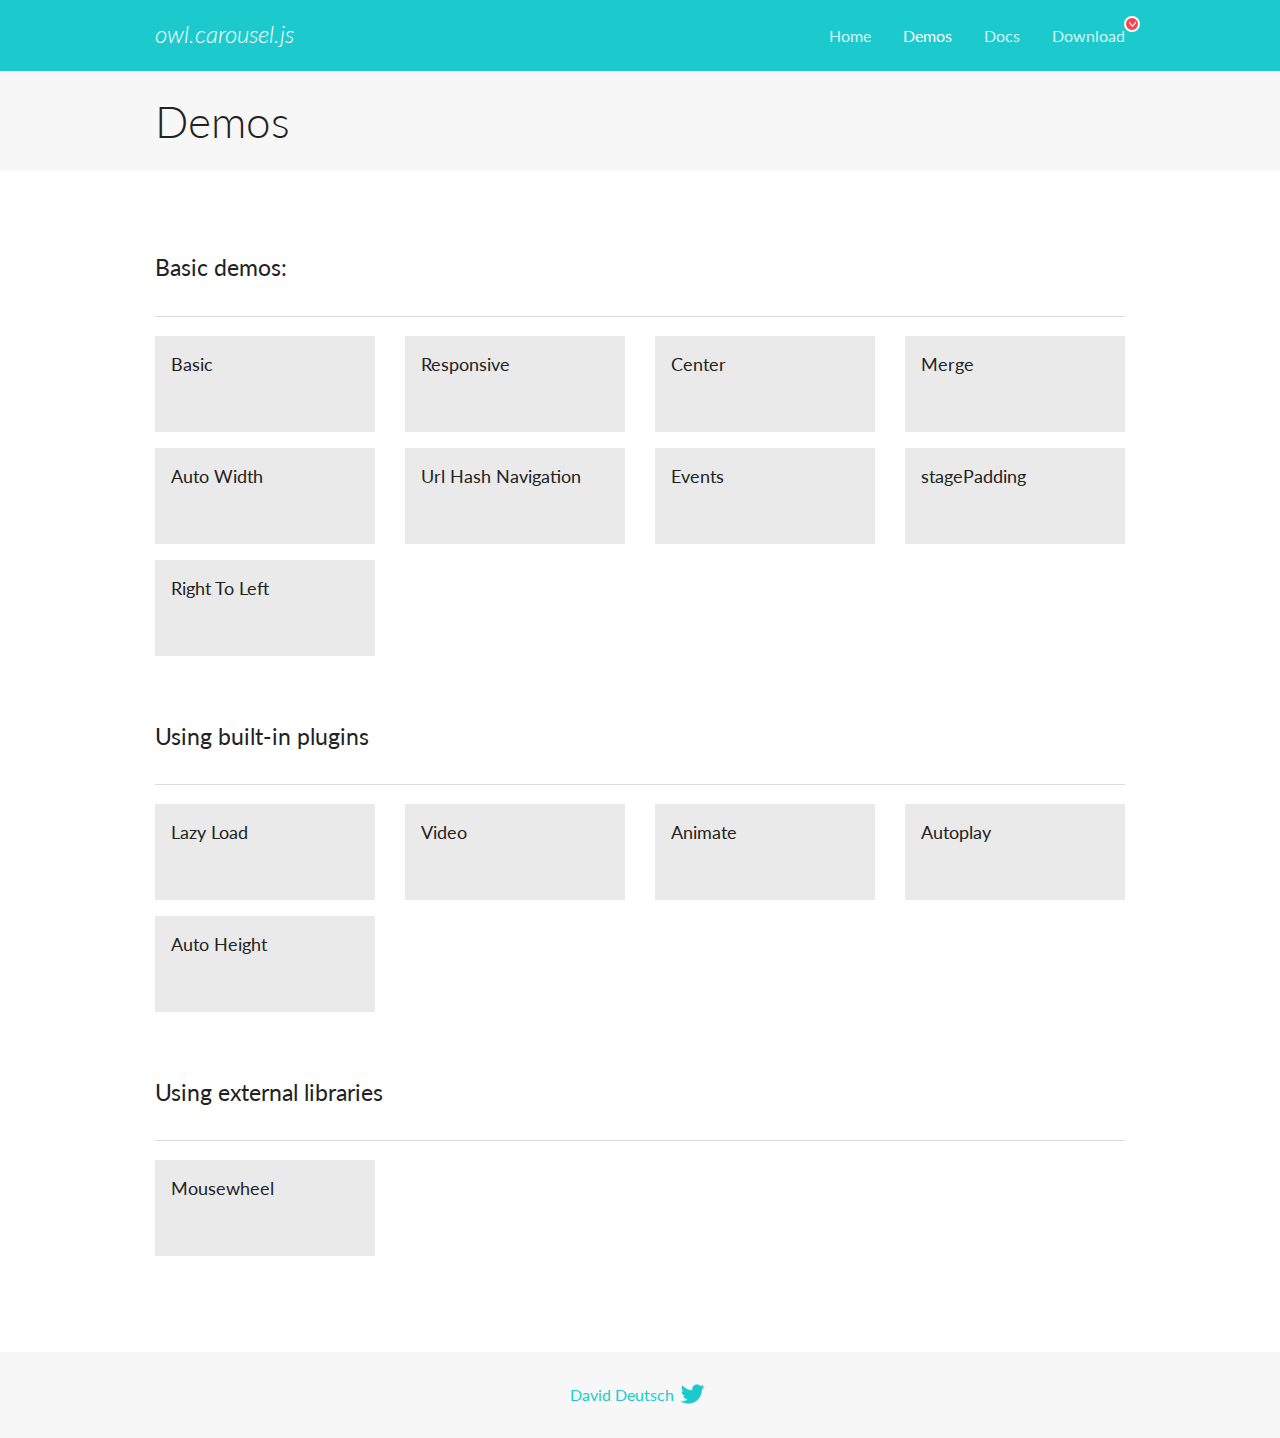
<file: lib/owlcarousel/docs/demos/demos.html>
<!DOCTYPE html>
<html lang="en">
  <head>

    <!-- head -->
    <meta charset="utf-8">
    <meta name="msapplication-tap-highlight" content="no" />
    <meta name="viewport" content="width=device-width, initial-scale=1.0" />
    <meta name="description" content="A list of Owl Carousel examples.">
    <meta name="author" content="David Deutsch">
    <title>
      Demos | Owl Carousel | 2.3.4
    </title>

    <!-- Stylesheets -->
    <link href='https://fonts.googleapis.com/css?family=Lato:300,400,700,400italic,300italic' rel='stylesheet' type='text/css'>
    <link rel="stylesheet" href="../assets/css/docs.theme.min.css">

    <!-- Owl Stylesheets -->
    <link rel="stylesheet" href="../assets/owlcarousel/assets/owl.carousel.min.css">
    <link rel="stylesheet" href="../assets/owlcarousel/assets/owl.theme.default.min.css">

    <!-- HTML5 shim and Respond.js IE8 support of HTML5 elements and media queries -->

    <!--[if lt IE 9]>
      <script src="https://oss.maxcdn.com/libs/html5shiv/3.7.0/html5shiv.js"></script>
      <script src="https://oss.maxcdn.com/libs/respond.js/1.3.0/respond.min.js"></script>
    <![endif]-->

    <!-- Favicons -->
    <link rel="apple-touch-icon-precomposed" sizes="144x144" href="../assets/ico/apple-touch-icon-144-precomposed.png">
    <link rel="shortcut icon" href="../assets/ico/favicon.png">
    <link rel="shortcut icon" href="favicon.ico">

    <!-- Yeah i know js should not be in header. Its required for demos.-->

    <!-- javascript -->
    <script src="../assets/vendors/jquery.min.js"></script>
    <script src="../assets/owlcarousel/owl.carousel.js"></script>
  </head>
  <body>

    <!-- header -->
    <header class="header">
      <div class="row">
        <div class="large-12 columns">
          <div class="brand left">
            <h3>
              <a href="/OwlCarousel2/">owl.carousel.js</a> 
            </h3>
          </div>
          <a id="toggle-nav" class="right">
            <span></span> <span></span> <span></span> 
          </a> 
          <div class="nav-bar">
            <ul class="clearfix">
              <li> <a href="/OwlCarousel2/index.html">Home</a>  </li>
              <li class="active">
                <a href="/OwlCarousel2/demos/demos.html">Demos</a> 
              </li>
              <li> <a href="/OwlCarousel2/docs/started-welcome.html">Docs</a>  </li>
              <li>
                <a href="https://github.com/OwlCarousel2/OwlCarousel2/archive/2.3.4.zip">Download</a> 
                <span class="download"></span> 
              </li>
            </ul>
          </div>
        </div>
      </div>
    </header>

    <!-- title -->
    <section class="title">
      <div class="row">
        <div class="large-12 columns">
          <h1>Demos</h1>
        </div>
      </div>
    </section>

    <!--  Demos -->
    <section id="demos">
      <div class="row">
        <div class="large-12 columns">
          <h4 id="basic-demos-">Basic demos:</h4>
          <hr>
          <div class="demo-list">
            <div class="row">
              <div class="small-6 medium-4 large-3 columns">
                <a href="basic.html" class="demo-block">
                  <h5>Basic </h5>
                </a> 
              </div>
              <div class="small-6 medium-4 large-3 columns">
                <a href="responsive.html" class="demo-block">
                  <h5>Responsive </h5>
                </a> 
              </div>
              <div class="small-6 medium-4 large-3 columns">
                <a href="center.html" class="demo-block">
                  <h5>Center </h5>
                </a> 
              </div>
              <div class="small-6 medium-4 large-3 columns">
                <a href="merge.html" class="demo-block">
                  <h5>Merge </h5>
                </a> 
              </div>
              <div class="small-6 medium-4 large-3 columns">
                <a href="autowidth.html" class="demo-block">
                  <h5>Auto Width </h5>
                </a> 
              </div>
              <div class="small-6 medium-4 large-3 columns">
                <a href="urlhashnav.html" class="demo-block">
                  <h5>Url Hash Navigation </h5>
                </a> 
              </div>
              <div class="small-6 medium-4 large-3 columns">
                <a href="events.html" class="demo-block">
                  <h5>Events </h5>
                </a> 
              </div>
              <div class="small-6 medium-4 large-3 columns">
                <a href="stagepadding.html" class="demo-block">
                  <h5>stagePadding </h5>
                </a> 
              </div>
              <div class="small-6 medium-4 large-3 columns">
                <a href="rtl.html" class="demo-block">
                  <h5>Right To Left </h5>
                </a> 
              </div>
            </div>
          </div>
          <h4 id="using-built-in-plugins">Using built-in plugins</h4>
          <hr>
          <div class="demo-list">
            <div class="row">
              <div class="small-6 medium-4 large-3 columns">
                <a href="lazyLoad.html" class="demo-block">
                  <h5>Lazy Load </h5>
                </a> 
              </div>
              <div class="small-6 medium-4 large-3 columns">
                <a href="video.html" class="demo-block">
                  <h5>Video </h5>
                </a> 
              </div>
              <div class="small-6 medium-4 large-3 columns">
                <a href="animate.html" class="demo-block">
                  <h5>Animate </h5>
                </a> 
              </div>
              <div class="small-6 medium-4 large-3 columns">
                <a href="autoplay.html" class="demo-block">
                  <h5>Autoplay </h5>
                </a> 
              </div>
              <div class="small-6 medium-4 large-3 columns">
                <a href="autoheight.html" class="demo-block">
                  <h5>Auto Height </h5>
                </a> 
              </div>
            </div>
          </div>
          <h4 id="using-external-libraries">Using external libraries</h4>
          <hr>
          <div class="demo-list">
            <div class="row">
              <div class="small-6 medium-4 large-3 columns">
                <a href="mousewheel.html" class="demo-block">
                  <h5>Mousewheel </h5>
                </a> 
              </div>
            </div>
          </div>
        </div>
      </div>
    </section>

    <!-- footer -->
    <footer class="footer">
      <div class="row">
        <div class="large-12 columns">
          <h5>
            <a href="/OwlCarousel2/docs/support-contact.html">David Deutsch</a> 
            <a id="custom-tweet-button" href="https://twitter.com/share?url=https://github.com/OwlCarousel2/OwlCarousel2&text=Owl Carousel - This is so awesome! " target="_blank"></a> 
          </h5>
        </div>
      </div>
    </footer>

    <!-- vendors -->
    <script src="../assets/vendors/highlight.js"></script>
    <script src="../assets/js/app.js"></script>
  </body>
</html>
</file>
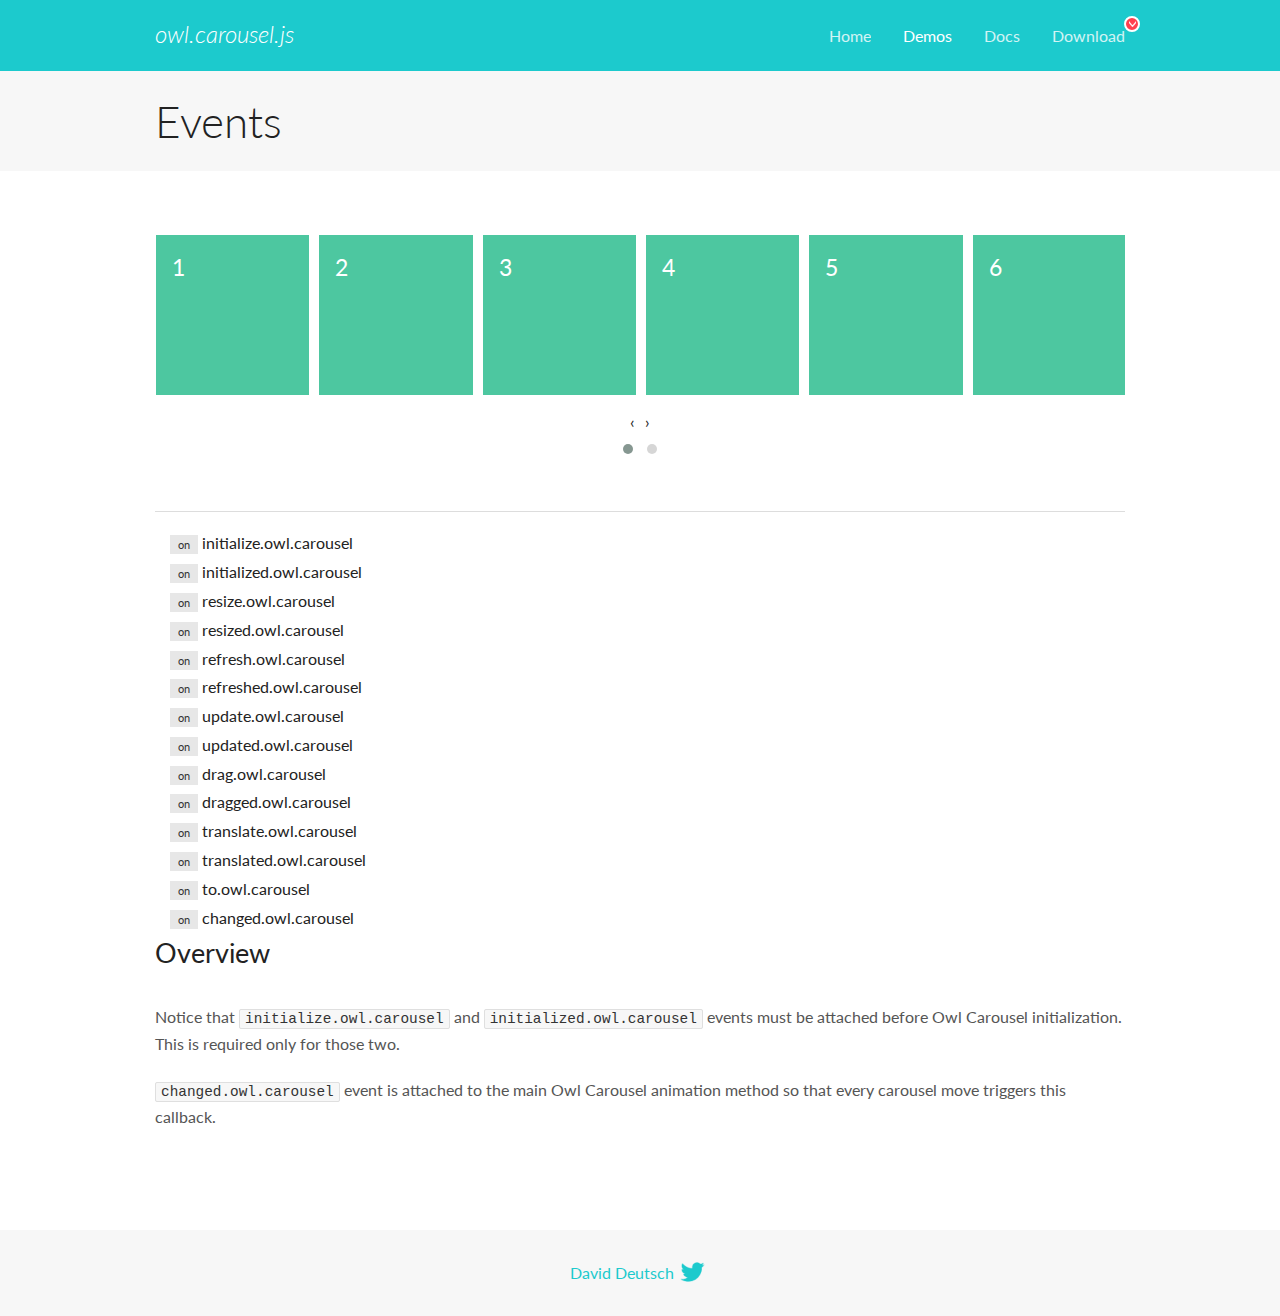
<file: lib/owlcarousel/docs/demos/events.html>
<!DOCTYPE html>
<html lang="en">
  <head>

    <!-- head -->
    <meta charset="utf-8">
    <meta name="msapplication-tap-highlight" content="no" />
    <meta name="viewport" content="width=device-width, initial-scale=1.0" />
    <meta name="description" content="Events usage demo">
    <meta name="author" content="David Deutsch">
    <title>
      Events Demo | Owl Carousel | 2.3.4
    </title>

    <!-- Stylesheets -->
    <link href='https://fonts.googleapis.com/css?family=Lato:300,400,700,400italic,300italic' rel='stylesheet' type='text/css'>
    <link rel="stylesheet" href="../assets/css/docs.theme.min.css">

    <!-- Owl Stylesheets -->
    <link rel="stylesheet" href="../assets/owlcarousel/assets/owl.carousel.min.css">
    <link rel="stylesheet" href="../assets/owlcarousel/assets/owl.theme.default.min.css">

    <!-- HTML5 shim and Respond.js IE8 support of HTML5 elements and media queries -->

    <!--[if lt IE 9]>
      <script src="https://oss.maxcdn.com/libs/html5shiv/3.7.0/html5shiv.js"></script>
      <script src="https://oss.maxcdn.com/libs/respond.js/1.3.0/respond.min.js"></script>
    <![endif]-->

    <!-- Favicons -->
    <link rel="apple-touch-icon-precomposed" sizes="144x144" href="../assets/ico/apple-touch-icon-144-precomposed.png">
    <link rel="shortcut icon" href="../assets/ico/favicon.png">
    <link rel="shortcut icon" href="favicon.ico">

    <!-- Yeah i know js should not be in header. Its required for demos.-->

    <!-- javascript -->
    <script src="../assets/vendors/jquery.min.js"></script>
    <script src="../assets/owlcarousel/owl.carousel.js"></script>
  </head>
  <body>

    <!-- header -->
    <header class="header">
      <div class="row">
        <div class="large-12 columns">
          <div class="brand left">
            <h3>
              <a href="/OwlCarousel2/">owl.carousel.js</a> 
            </h3>
          </div>
          <a id="toggle-nav" class="right">
            <span></span> <span></span> <span></span> 
          </a> 
          <div class="nav-bar">
            <ul class="clearfix">
              <li> <a href="/OwlCarousel2/index.html">Home</a>  </li>
              <li class="active">
                <a href="/OwlCarousel2/demos/demos.html">Demos</a> 
              </li>
              <li> <a href="/OwlCarousel2/docs/started-welcome.html">Docs</a>  </li>
              <li>
                <a href="https://github.com/OwlCarousel2/OwlCarousel2/archive/2.3.4.zip">Download</a> 
                <span class="download"></span> 
              </li>
            </ul>
          </div>
        </div>
      </div>
    </header>

    <!-- title -->
    <section class="title">
      <div class="row">
        <div class="large-12 columns">
          <h1>Events</h1>
        </div>
      </div>
    </section>

    <!--  Demos -->
    <section id="demos">
      <div class="row">
        <div class="large-12 columns">
          <div class="owl-carousel owl-theme">
            <div class="item">
              <h4>1</h4>
            </div>
            <div class="item">
              <h4>2</h4>
            </div>
            <div class="item">
              <h4>3</h4>
            </div>
            <div class="item">
              <h4>4</h4>
            </div>
            <div class="item">
              <h4>5</h4>
            </div>
            <div class="item">
              <h4>6</h4>
            </div>
            <div class="item">
              <h4>7</h4>
            </div>
            <div class="item">
              <h4>8</h4>
            </div>
            <div class="item">
              <h4>9</h4>
            </div>
            <div class="item">
              <h4>10</h4>
            </div>
            <div class="item">
              <h4>11</h4>
            </div>
            <div class="item">
              <h4>12</h4>
            </div>
          </div>
          <hr>
          <div class="large-12 columns callbacks">
            <div><span class="label secondary initialize">on</span>  initialize.owl.carousel </div>
            <div><span class="label secondary initialized">on</span>  initialized.owl.carousel </div>
            <div><span class="label secondary resize">on</span>  resize.owl.carousel </div>
            <div><span class="label secondary resized">on</span>  resized.owl.carousel </div>
            <div><span class="label secondary refresh">on</span>  refresh.owl.carousel </div>
            <div><span class="label secondary refreshed">on</span>  refreshed.owl.carousel </div>
            <div><span class="label secondary update">on</span>  update.owl.carousel </div>
            <div><span class="label secondary updated">on</span>  updated.owl.carousel </div>
            <div><span class="label secondary drag">on</span>  drag.owl.carousel </div>
            <div><span class="label secondary dragged">on</span>  dragged.owl.carousel </div>
            <div><span class="label secondary translate">on</span>  translate.owl.carousel </div>
            <div><span class="label secondary translated">on</span>  translated.owl.carousel </div>
            <div><span class="label secondary to">on</span>  to.owl.carousel </div>
            <div><span class="label secondary changed">on</span>  changed.owl.carousel </div>
          </div>
          <h3 id="overview">Overview</h3>
          <p>Notice that <code>initialize.owl.carousel</code> and <code>initialized.owl.carousel</code> events must be attached before Owl Carousel initialization. This is required only for those two.</p>
          <p><code>changed.owl.carousel</code> event is attached to the main Owl Carousel animation method so that every carousel move triggers this callback.</p>
          <script>
            jQuery(document).ready(function($) {
              var owl = $('.owl-carousel');
              owl.on('initialize.owl.carousel initialized.owl.carousel ' +
                'initialize.owl.carousel initialize.owl.carousel ' +
                'resize.owl.carousel resized.owl.carousel ' +
                'refresh.owl.carousel refreshed.owl.carousel ' +
                'update.owl.carousel updated.owl.carousel ' +
                'drag.owl.carousel dragged.owl.carousel ' +
                'translate.owl.carousel translated.owl.carousel ' +
                'to.owl.carousel changed.owl.carousel',
                function(e) {
                  $('.' + e.type)
                    .removeClass('secondary')
                    .addClass('success');
                  window.setTimeout(function() {
                    $('.' + e.type)
                      .removeClass('success')
                      .addClass('secondary');
                  }, 500);
                });
              owl.owlCarousel({
                loop: true,
                nav: true,
                lazyLoad: true,
                margin: 10,
                video: true,
                responsive: {
                  0: {
                    items: 1
                  },
                  600: {
                    items: 3
                  },
                  960: {
                    items: 5,
                  },
                  1200: {
                    items: 6
                  }
                }
              });
            });
          </script>
        </div>
      </div>
    </section>

    <!-- footer -->
    <footer class="footer">
      <div class="row">
        <div class="large-12 columns">
          <h5>
            <a href="/OwlCarousel2/docs/support-contact.html">David Deutsch</a> 
            <a id="custom-tweet-button" href="https://twitter.com/share?url=https://github.com/OwlCarousel2/OwlCarousel2&text=Owl Carousel - This is so awesome! " target="_blank"></a> 
          </h5>
        </div>
      </div>
    </footer>

    <!-- vendors -->
    <script src="../assets/vendors/highlight.js"></script>
    <script src="../assets/js/app.js"></script>
  </body>
</html>
</file>
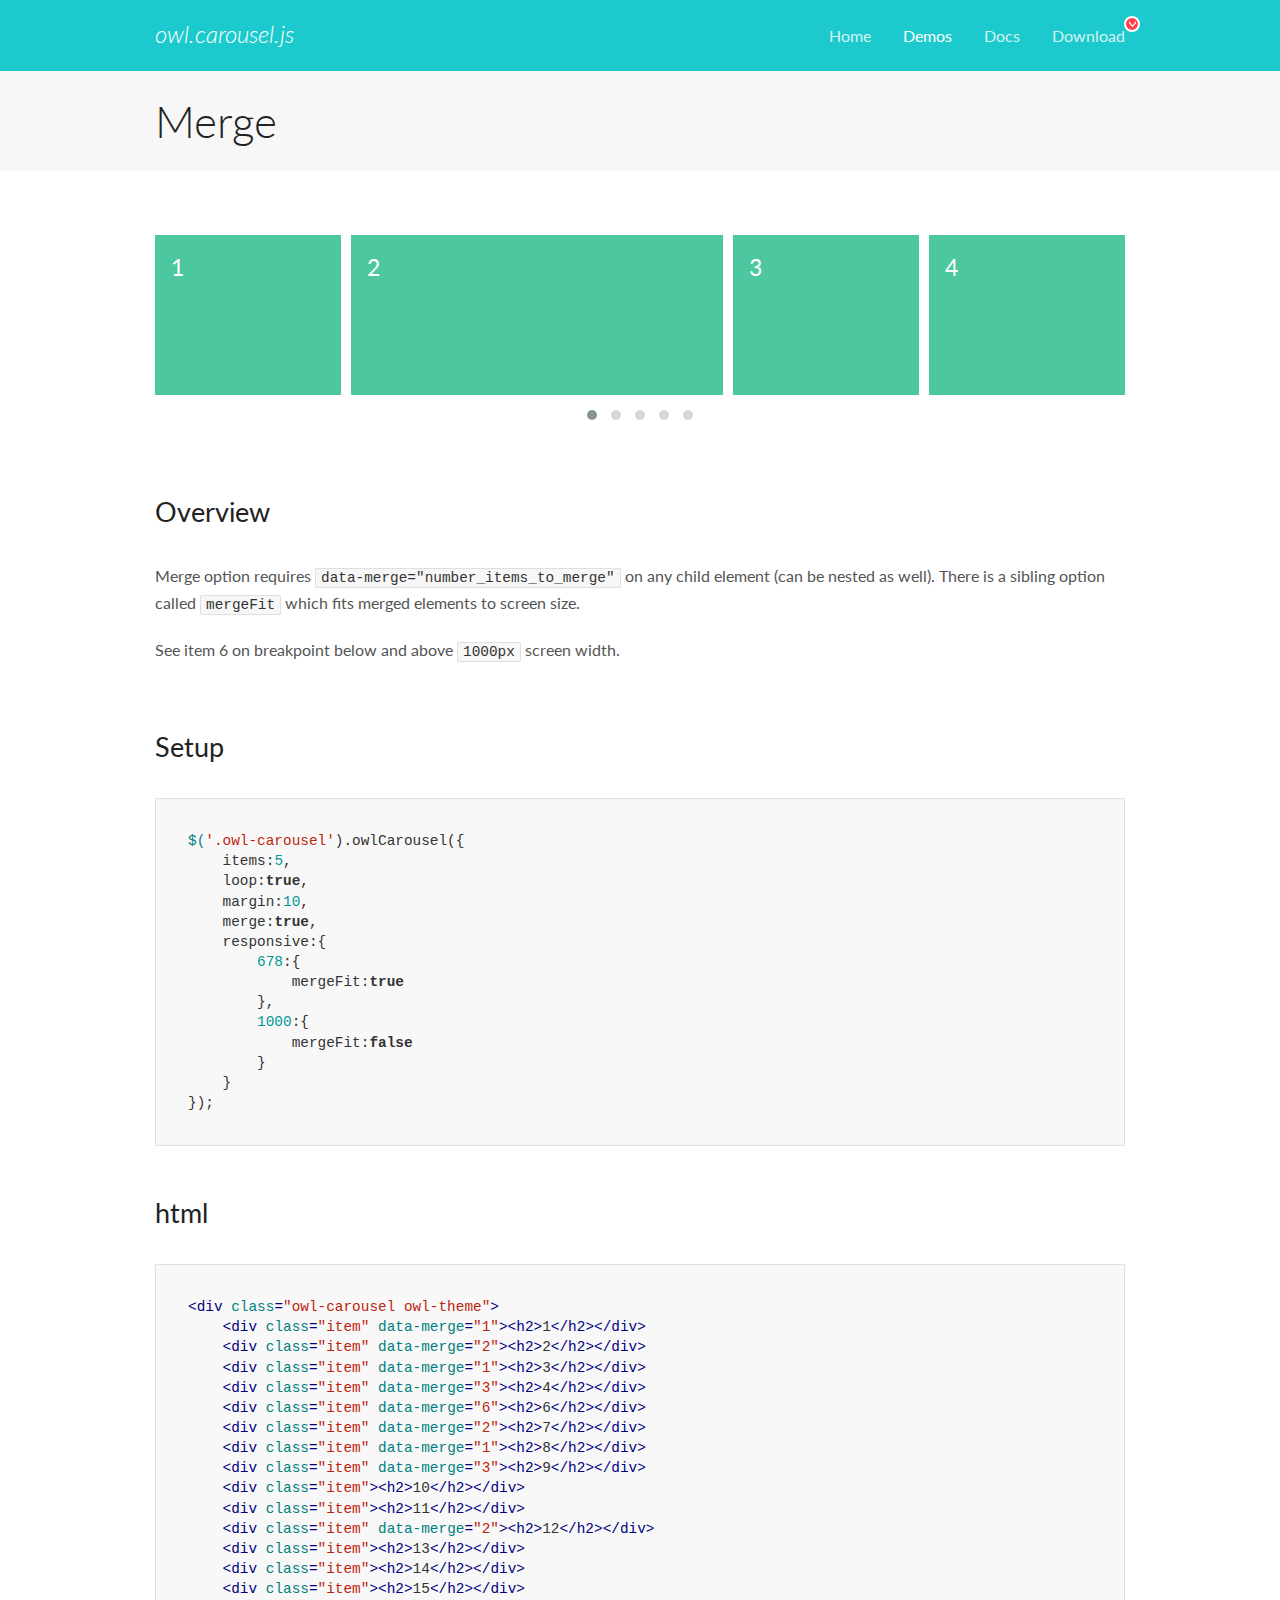
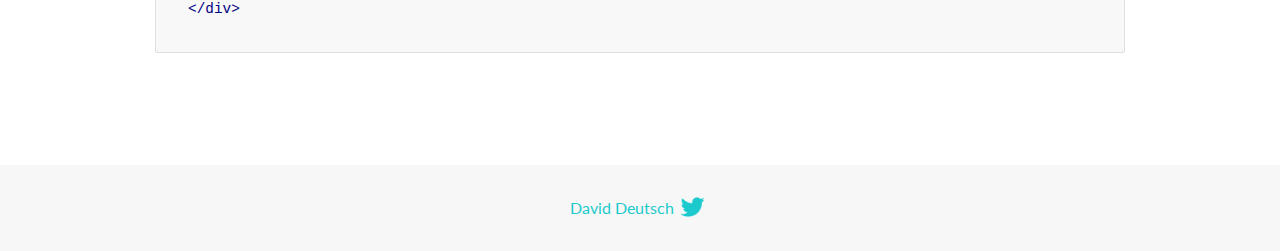
<file: lib/owlcarousel/docs/demos/merge.html>
<!DOCTYPE html>
<html lang="en">
  <head>

    <!-- head -->
    <meta charset="utf-8">
    <meta name="msapplication-tap-highlight" content="no" />
    <meta name="viewport" content="width=device-width, initial-scale=1.0" />
    <meta name="description" content="Merge Items">
    <meta name="author" content="David Deutsch">
    <title>
      Merge Demo | Owl Carousel | 2.3.4
    </title>

    <!-- Stylesheets -->
    <link href='https://fonts.googleapis.com/css?family=Lato:300,400,700,400italic,300italic' rel='stylesheet' type='text/css'>
    <link rel="stylesheet" href="../assets/css/docs.theme.min.css">

    <!-- Owl Stylesheets -->
    <link rel="stylesheet" href="../assets/owlcarousel/assets/owl.carousel.min.css">
    <link rel="stylesheet" href="../assets/owlcarousel/assets/owl.theme.default.min.css">

    <!-- HTML5 shim and Respond.js IE8 support of HTML5 elements and media queries -->

    <!--[if lt IE 9]>
      <script src="https://oss.maxcdn.com/libs/html5shiv/3.7.0/html5shiv.js"></script>
      <script src="https://oss.maxcdn.com/libs/respond.js/1.3.0/respond.min.js"></script>
    <![endif]-->

    <!-- Favicons -->
    <link rel="apple-touch-icon-precomposed" sizes="144x144" href="../assets/ico/apple-touch-icon-144-precomposed.png">
    <link rel="shortcut icon" href="../assets/ico/favicon.png">
    <link rel="shortcut icon" href="favicon.ico">

    <!-- Yeah i know js should not be in header. Its required for demos.-->

    <!-- javascript -->
    <script src="../assets/vendors/jquery.min.js"></script>
    <script src="../assets/owlcarousel/owl.carousel.js"></script>
  </head>
  <body>

    <!-- header -->
    <header class="header">
      <div class="row">
        <div class="large-12 columns">
          <div class="brand left">
            <h3>
              <a href="/OwlCarousel2/">owl.carousel.js</a> 
            </h3>
          </div>
          <a id="toggle-nav" class="right">
            <span></span> <span></span> <span></span> 
          </a> 
          <div class="nav-bar">
            <ul class="clearfix">
              <li> <a href="/OwlCarousel2/index.html">Home</a>  </li>
              <li class="active">
                <a href="/OwlCarousel2/demos/demos.html">Demos</a> 
              </li>
              <li> <a href="/OwlCarousel2/docs/started-welcome.html">Docs</a>  </li>
              <li>
                <a href="https://github.com/OwlCarousel2/OwlCarousel2/archive/2.3.4.zip">Download</a> 
                <span class="download"></span> 
              </li>
            </ul>
          </div>
        </div>
      </div>
    </header>

    <!-- title -->
    <section class="title">
      <div class="row">
        <div class="large-12 columns">
          <h1>Merge</h1>
        </div>
      </div>
    </section>

    <!--  Demos -->
    <section id="demos">
      <div class="row">
        <div class="large-12 columns">
          <div class="owl-carousel owl-theme">
            <div class="item" data-merge="1">
              <h4>1</h4>
            </div>
            <div class="item" data-merge="2">
              <h4>2</h4>
            </div>
            <div class="item" data-merge="1">
              <h4>3</h4>
            </div>
            <div class="item" data-merge="3">
              <h4>4</h4>
            </div>
            <div class="item" data-merge="6">
              <h4>6</h4>
            </div>
            <div class="item" data-merge="2">
              <h4>7</h4>
            </div>
            <div class="item" data-merge="1">
              <h4>8</h4>
            </div>
            <div class="item" data-merge="3">
              <h4>9</h4>
            </div>
            <div class="item">
              <h4>10</h4>
            </div>
            <div class="item">
              <h4>11</h4>
            </div>
            <div class="item" data-merge="2">
              <h4>12</h4>
            </div>
            <div class="item">
              <h4>13</h4>
            </div>
            <div class="item">
              <h4>14</h4>
            </div>
            <div class="item">
              <h4>15</h4>
            </div>
          </div>
          <h3 id="overview">Overview</h3>
          <p>Merge option requires <code>data-merge=&quot;number_items_to_merge&quot;</code> on any child element (can be nested as well). There is a sibling option called <code>mergeFit</code> which fits merged elements to screen size. </p>
          <p>See item 6 on breakpoint below and above <code>1000px</code> screen width.</p>
          <h3 id="setup">Setup</h3>
          <pre><code>$(&#39;.owl-carousel&#39;).owlCarousel({
    items:5,
    loop:true,
    margin:10,
    merge:true,
    responsive:{
        678:{
            mergeFit:true
        },
        1000:{
            mergeFit:false
        }
    }
});</code></pre>
          <h3 id="html">html</h3>
          <pre><code>&lt;div class=&quot;owl-carousel owl-theme&quot;&gt;
    &lt;div class=&quot;item&quot; data-merge=&quot;1&quot;&gt;&lt;h2&gt;1&lt;/h2&gt;&lt;/div&gt;
    &lt;div class=&quot;item&quot; data-merge=&quot;2&quot;&gt;&lt;h2&gt;2&lt;/h2&gt;&lt;/div&gt;
    &lt;div class=&quot;item&quot; data-merge=&quot;1&quot;&gt;&lt;h2&gt;3&lt;/h2&gt;&lt;/div&gt;
    &lt;div class=&quot;item&quot; data-merge=&quot;3&quot;&gt;&lt;h2&gt;4&lt;/h2&gt;&lt;/div&gt;
    &lt;div class=&quot;item&quot; data-merge=&quot;6&quot;&gt;&lt;h2&gt;6&lt;/h2&gt;&lt;/div&gt;
    &lt;div class=&quot;item&quot; data-merge=&quot;2&quot;&gt;&lt;h2&gt;7&lt;/h2&gt;&lt;/div&gt;
    &lt;div class=&quot;item&quot; data-merge=&quot;1&quot;&gt;&lt;h2&gt;8&lt;/h2&gt;&lt;/div&gt;
    &lt;div class=&quot;item&quot; data-merge=&quot;3&quot;&gt;&lt;h2&gt;9&lt;/h2&gt;&lt;/div&gt;
    &lt;div class=&quot;item&quot;&gt;&lt;h2&gt;10&lt;/h2&gt;&lt;/div&gt;
    &lt;div class=&quot;item&quot;&gt;&lt;h2&gt;11&lt;/h2&gt;&lt;/div&gt;
    &lt;div class=&quot;item&quot; data-merge=&quot;2&quot;&gt;&lt;h2&gt;12&lt;/h2&gt;&lt;/div&gt;
    &lt;div class=&quot;item&quot;&gt;&lt;h2&gt;13&lt;/h2&gt;&lt;/div&gt;
    &lt;div class=&quot;item&quot;&gt;&lt;h2&gt;14&lt;/h2&gt;&lt;/div&gt;
    &lt;div class=&quot;item&quot;&gt;&lt;h2&gt;15&lt;/h2&gt;&lt;/div&gt;
&lt;/div&gt;</code></pre>
          <script>
            $(document).ready(function() {
              $('.owl-carousel').owlCarousel({
                items: 5,
                loop: true,
                margin: 10,
                merge: true,
                responsive: {
                  678: {
                    mergeFit: true
                  },
                  1000: {
                    mergeFit: false
                  }
                }
              });
            })
          </script>
        </div>
      </div>
    </section>

    <!-- footer -->
    <footer class="footer">
      <div class="row">
        <div class="large-12 columns">
          <h5>
            <a href="/OwlCarousel2/docs/support-contact.html">David Deutsch</a> 
            <a id="custom-tweet-button" href="https://twitter.com/share?url=https://github.com/OwlCarousel2/OwlCarousel2&text=Owl Carousel - This is so awesome! " target="_blank"></a> 
          </h5>
        </div>
      </div>
    </footer>

    <!-- vendors -->
    <script src="../assets/vendors/highlight.js"></script>
    <script src="../assets/js/app.js"></script>
  </body>
</html>
</file>
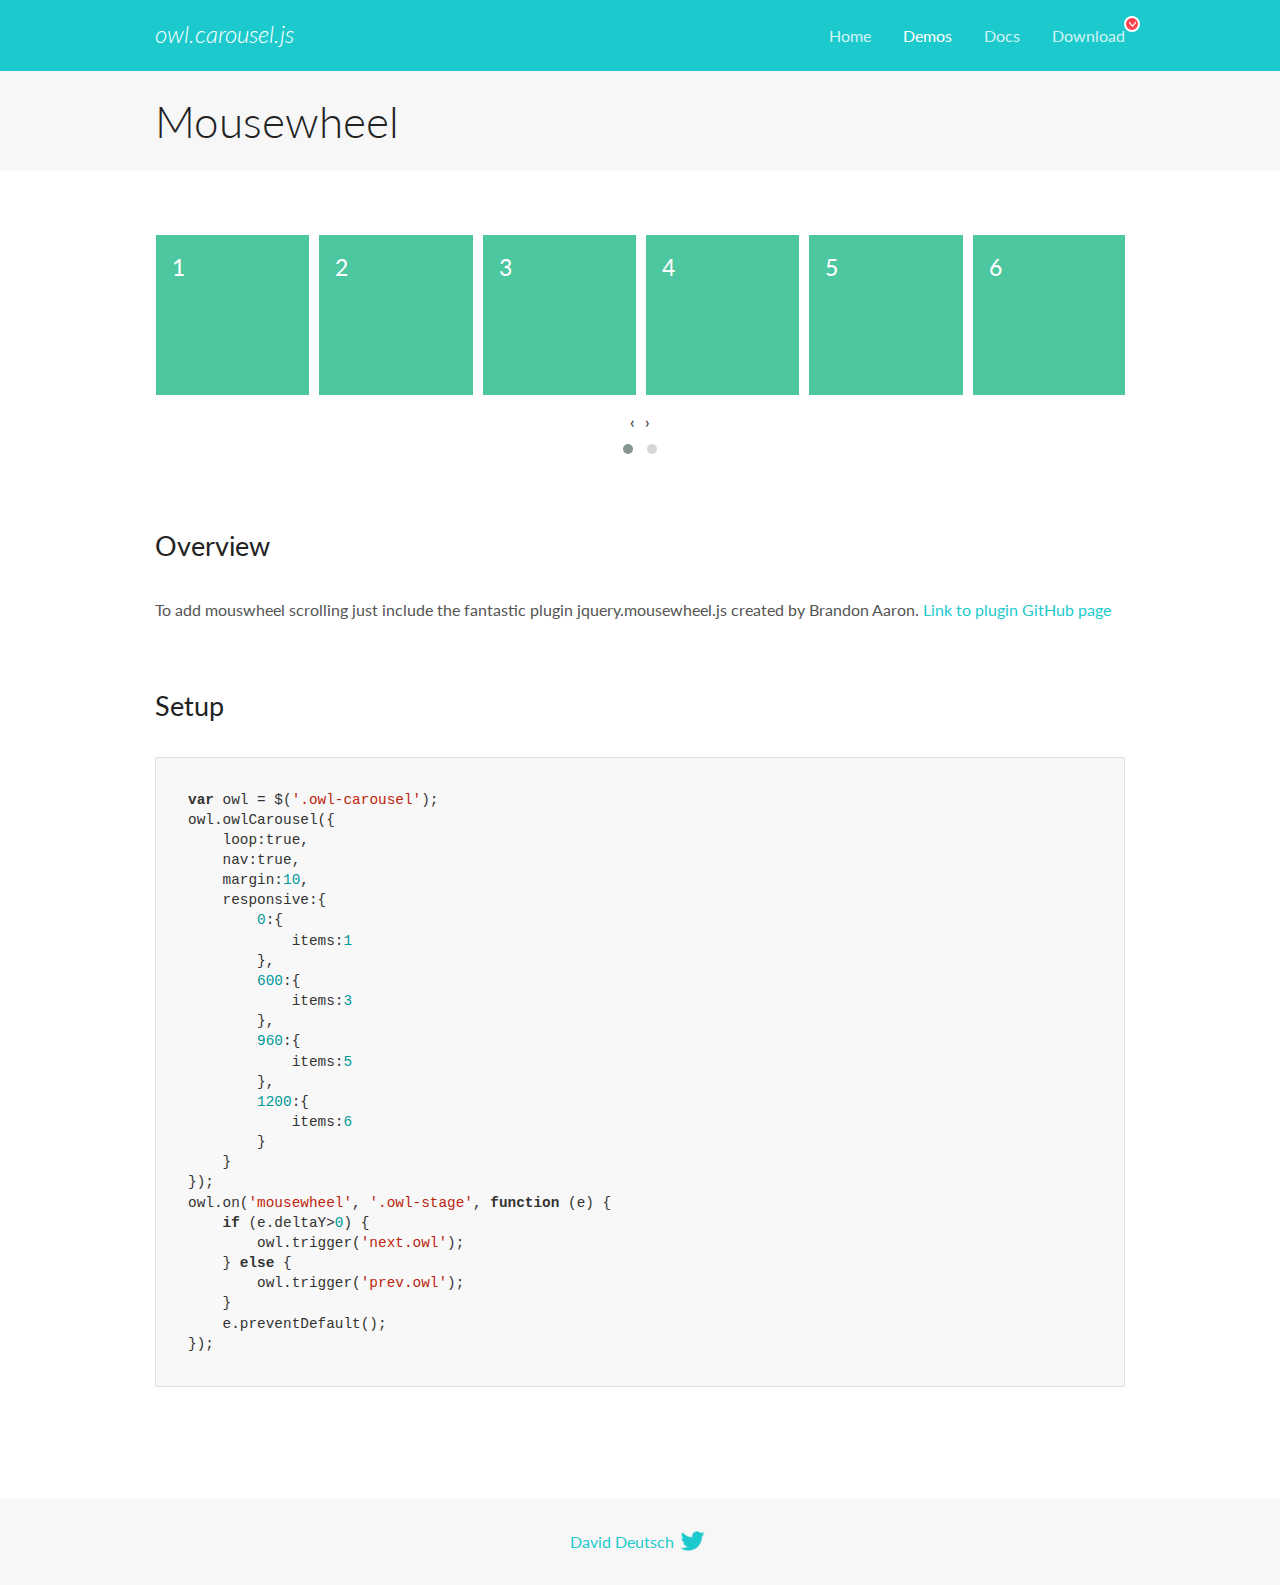
<file: lib/owlcarousel/docs/demos/mousewheel.html>
<!DOCTYPE html>
<html lang="en">
  <head>

    <!-- head -->
    <meta charset="utf-8">
    <meta name="msapplication-tap-highlight" content="no" />
    <meta name="viewport" content="width=device-width, initial-scale=1.0" />
    <meta name="description" content="Mousewheel usage demo">
    <meta name="author" content="David Deutsch">
    <title>
      Mousewheel Demo | Owl Carousel | 2.3.4
    </title>

    <!-- Stylesheets -->
    <link href='https://fonts.googleapis.com/css?family=Lato:300,400,700,400italic,300italic' rel='stylesheet' type='text/css'>
    <link rel="stylesheet" href="../assets/css/docs.theme.min.css">

    <!-- Owl Stylesheets -->
    <link rel="stylesheet" href="../assets/owlcarousel/assets/owl.carousel.min.css">
    <link rel="stylesheet" href="../assets/owlcarousel/assets/owl.theme.default.min.css">

    <!-- HTML5 shim and Respond.js IE8 support of HTML5 elements and media queries -->

    <!--[if lt IE 9]>
      <script src="https://oss.maxcdn.com/libs/html5shiv/3.7.0/html5shiv.js"></script>
      <script src="https://oss.maxcdn.com/libs/respond.js/1.3.0/respond.min.js"></script>
    <![endif]-->

    <!-- Favicons -->
    <link rel="apple-touch-icon-precomposed" sizes="144x144" href="../assets/ico/apple-touch-icon-144-precomposed.png">
    <link rel="shortcut icon" href="../assets/ico/favicon.png">
    <link rel="shortcut icon" href="favicon.ico">

    <!-- Yeah i know js should not be in header. Its required for demos.-->

    <!-- javascript -->
    <script src="../assets/vendors/jquery.min.js"></script>
    <script src="../assets/owlcarousel/owl.carousel.js"></script>
  </head>
  <body>

    <!-- header -->
    <header class="header">
      <div class="row">
        <div class="large-12 columns">
          <div class="brand left">
            <h3>
              <a href="/OwlCarousel2/">owl.carousel.js</a> 
            </h3>
          </div>
          <a id="toggle-nav" class="right">
            <span></span> <span></span> <span></span> 
          </a> 
          <div class="nav-bar">
            <ul class="clearfix">
              <li> <a href="/OwlCarousel2/index.html">Home</a>  </li>
              <li class="active">
                <a href="/OwlCarousel2/demos/demos.html">Demos</a> 
              </li>
              <li> <a href="/OwlCarousel2/docs/started-welcome.html">Docs</a>  </li>
              <li>
                <a href="https://github.com/OwlCarousel2/OwlCarousel2/archive/2.3.4.zip">Download</a> 
                <span class="download"></span> 
              </li>
            </ul>
          </div>
        </div>
      </div>
    </header>

    <!-- title -->
    <section class="title">
      <div class="row">
        <div class="large-12 columns">
          <h1>Mousewheel</h1>
        </div>
      </div>
    </section>

    <!--  Demos -->
    <section id="demos">
      <div class="row">
        <div class="large-12 columns">
          <div class="owl-carousel owl-theme">
            <div class="item">
              <h4>1</h4>
            </div>
            <div class="item">
              <h4>2</h4>
            </div>
            <div class="item">
              <h4>3</h4>
            </div>
            <div class="item">
              <h4>4</h4>
            </div>
            <div class="item">
              <h4>5</h4>
            </div>
            <div class="item">
              <h4>6</h4>
            </div>
            <div class="item">
              <h4>7</h4>
            </div>
            <div class="item">
              <h4>8</h4>
            </div>
            <div class="item">
              <h4>9</h4>
            </div>
            <div class="item">
              <h4>10</h4>
            </div>
            <div class="item">
              <h4>11</h4>
            </div>
            <div class="item">
              <h4>12</h4>
            </div>
          </div>
          <h3 id="overview">Overview</h3>
          <p>To add mouswheel scrolling just include the fantastic plugin jquery.mousewheel.js created by Brandon Aaron.
            <a href="https://github.com/brandonaaron/jquery-mousewheel">Link to plugin GitHub page</a> 
          </p>
          <h3 id="setup">Setup</h3>
          <pre><code>var owl = $(&#39;.owl-carousel&#39;);
owl.owlCarousel({
    loop:true,
    nav:true,
    margin:10,
    responsive:{
        0:{
            items:1
        },
        600:{
            items:3
        },            
        960:{
            items:5
        },
        1200:{
            items:6
        }
    }
});
owl.on(&#39;mousewheel&#39;, &#39;.owl-stage&#39;, function (e) {
    if (e.deltaY&gt;0) {
        owl.trigger(&#39;next.owl&#39;);
    } else {
        owl.trigger(&#39;prev.owl&#39;);
    }
    e.preventDefault();
});</code></pre>
          <script src="../assets/vendors/jquery.mousewheel.min.js"></script>
          <script>
            $(document).ready(function() {
              var owl = $('.owl-carousel');
              owl.owlCarousel({
                loop: true,
                nav: true,
                margin: 10,
                responsive: {
                  0: {
                    items: 1
                  },
                  600: {
                    items: 3
                  },
                  960: {
                    items: 5
                  },
                  1200: {
                    items: 6
                  }
                }
              });
              owl.on('mousewheel', '.owl-stage', function(e) {
                if (e.deltaY > 0) {
                  owl.trigger('next.owl');
                } else {
                  owl.trigger('prev.owl');
                }
                e.preventDefault();
              });
            })
          </script>
        </div>
      </div>
    </section>

    <!-- footer -->
    <footer class="footer">
      <div class="row">
        <div class="large-12 columns">
          <h5>
            <a href="/OwlCarousel2/docs/support-contact.html">David Deutsch</a> 
            <a id="custom-tweet-button" href="https://twitter.com/share?url=https://github.com/OwlCarousel2/OwlCarousel2&text=Owl Carousel - This is so awesome! " target="_blank"></a> 
          </h5>
        </div>
      </div>
    </footer>

    <!-- vendors -->
    <script src="../assets/vendors/highlight.js"></script>
    <script src="../assets/js/app.js"></script>
  </body>
</html>
</file>
